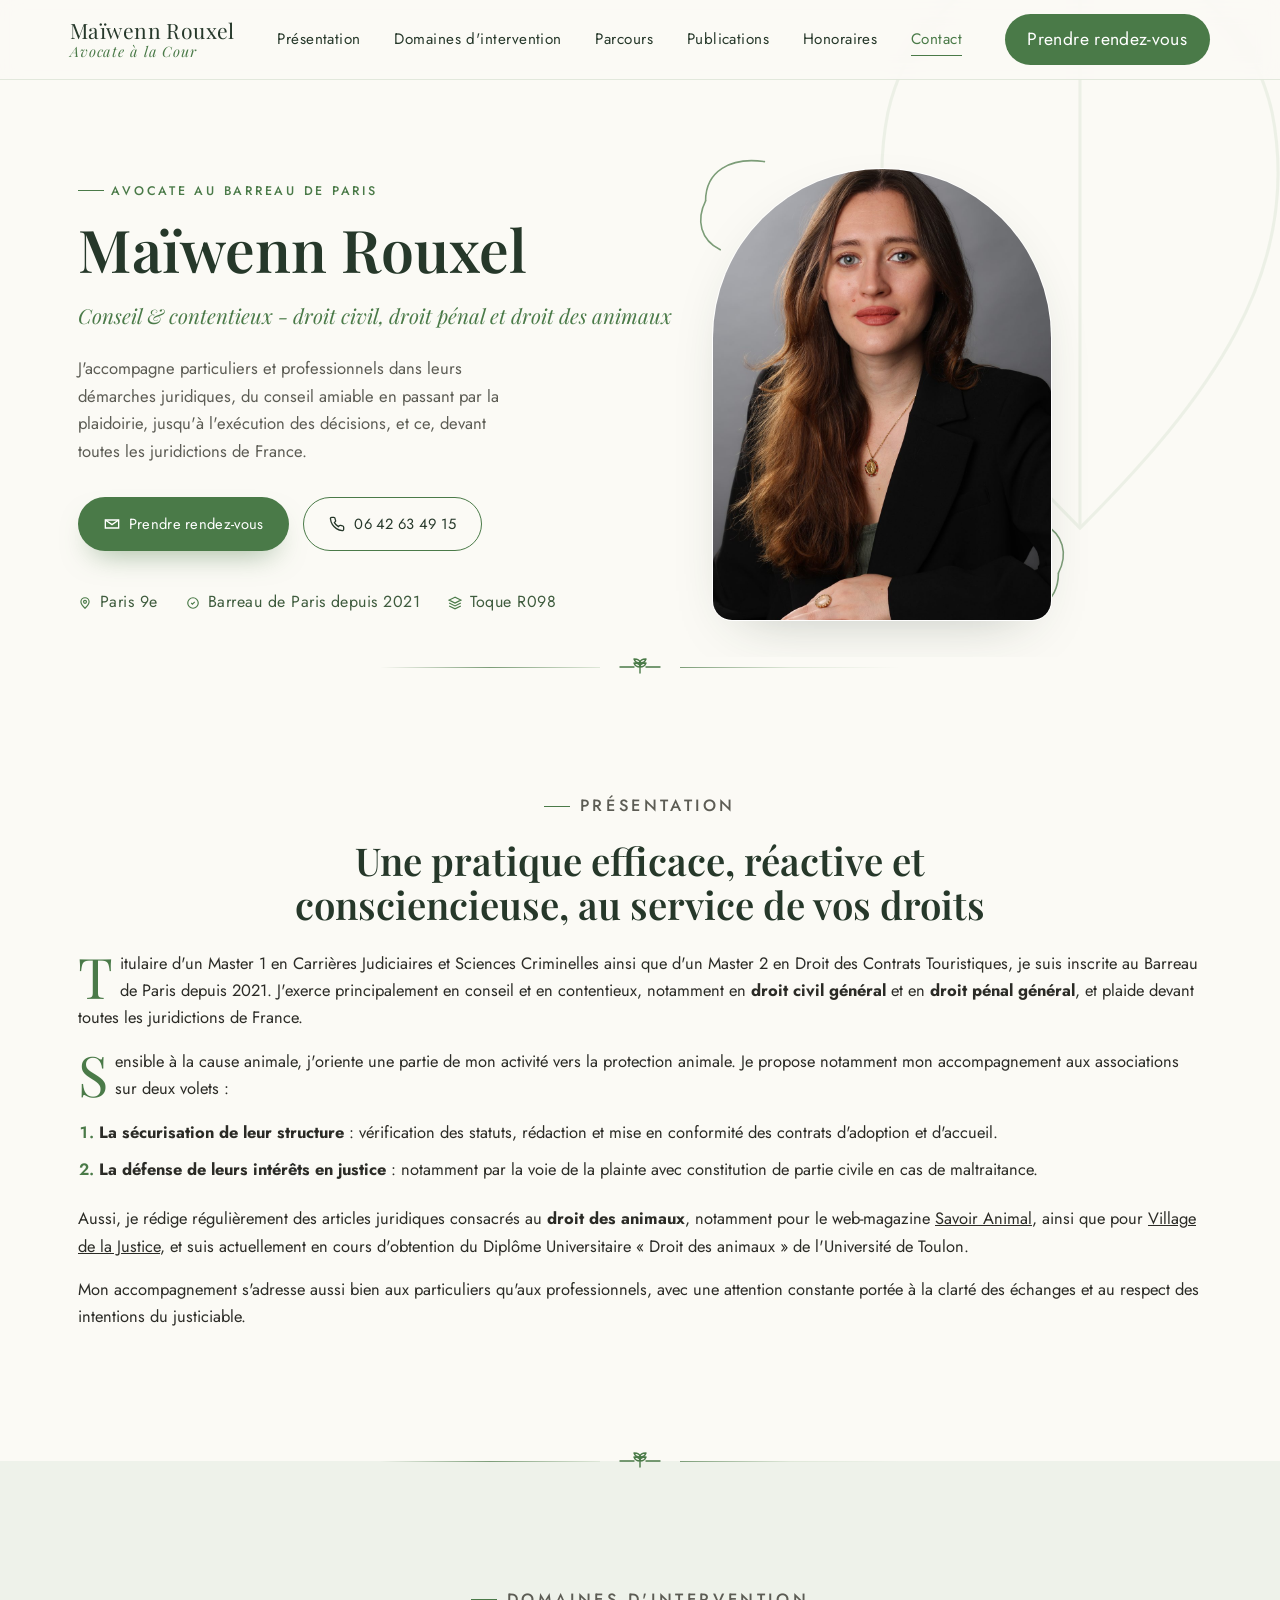
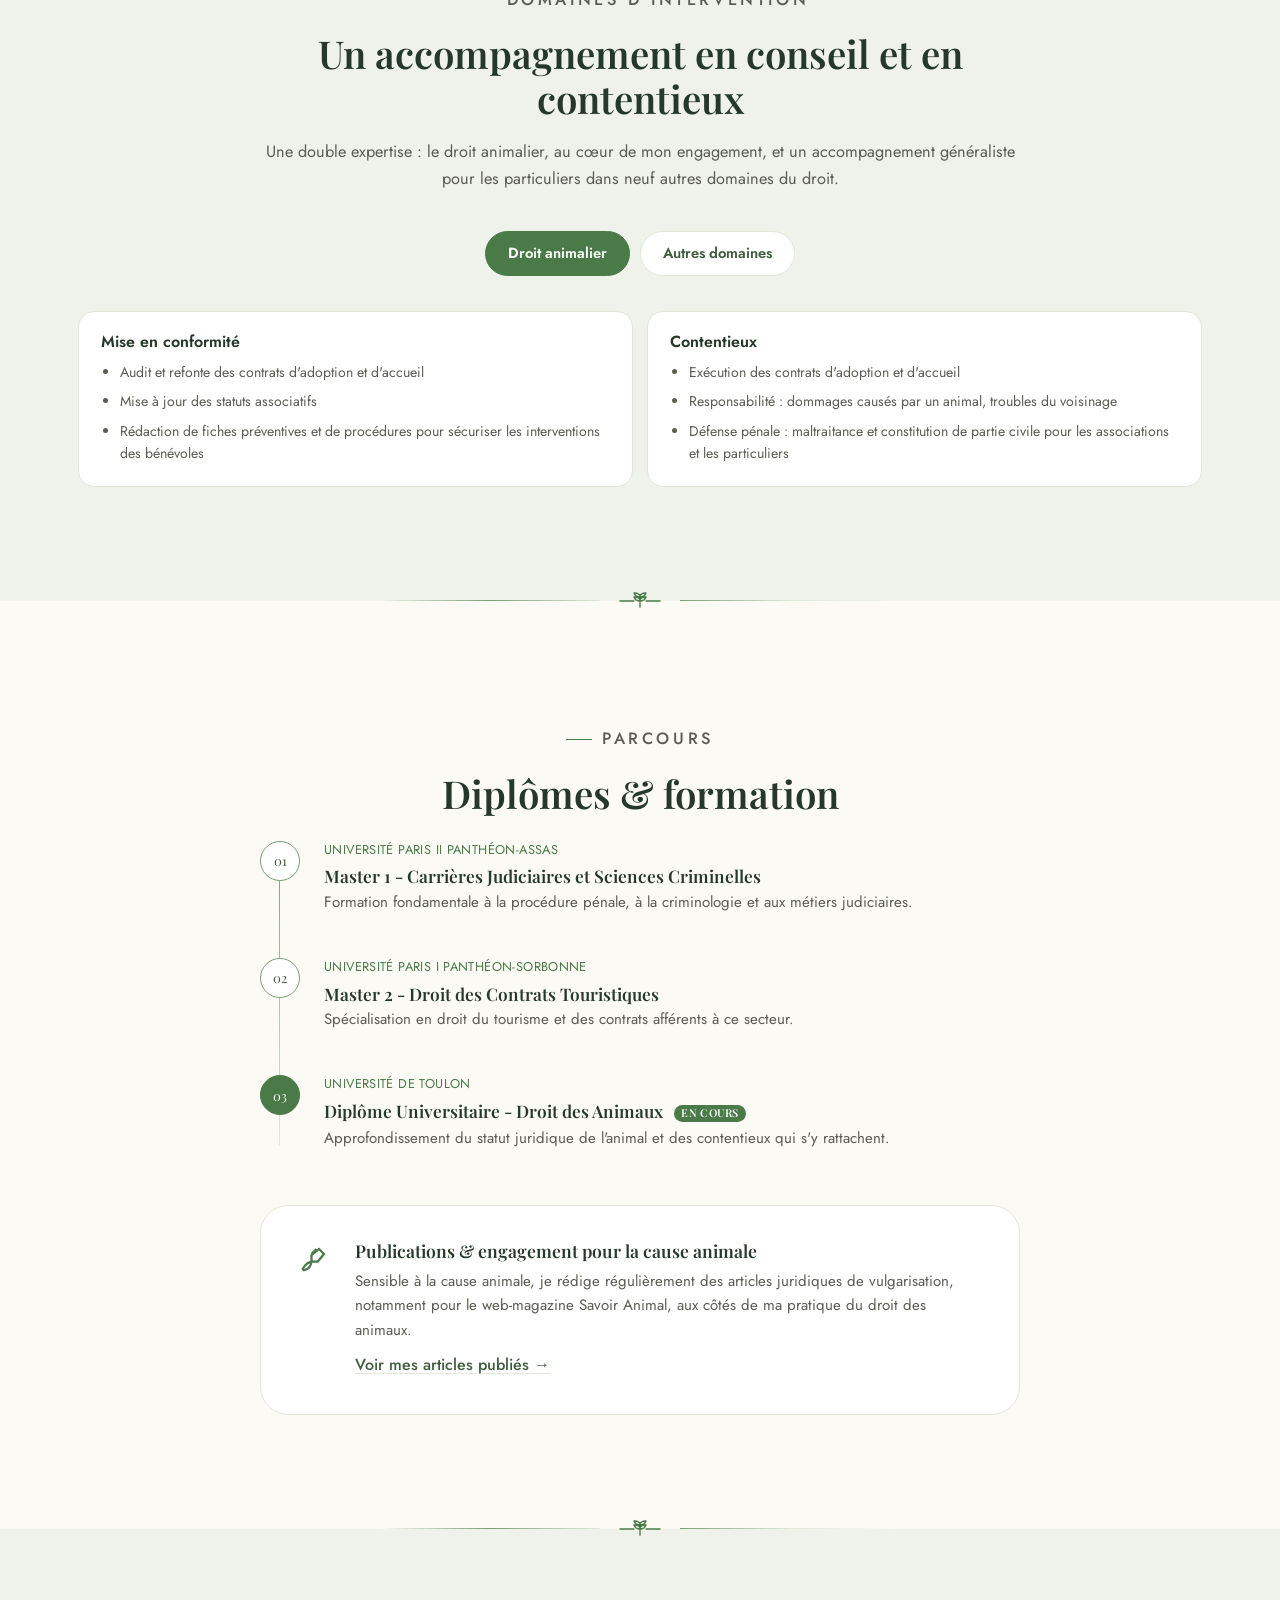
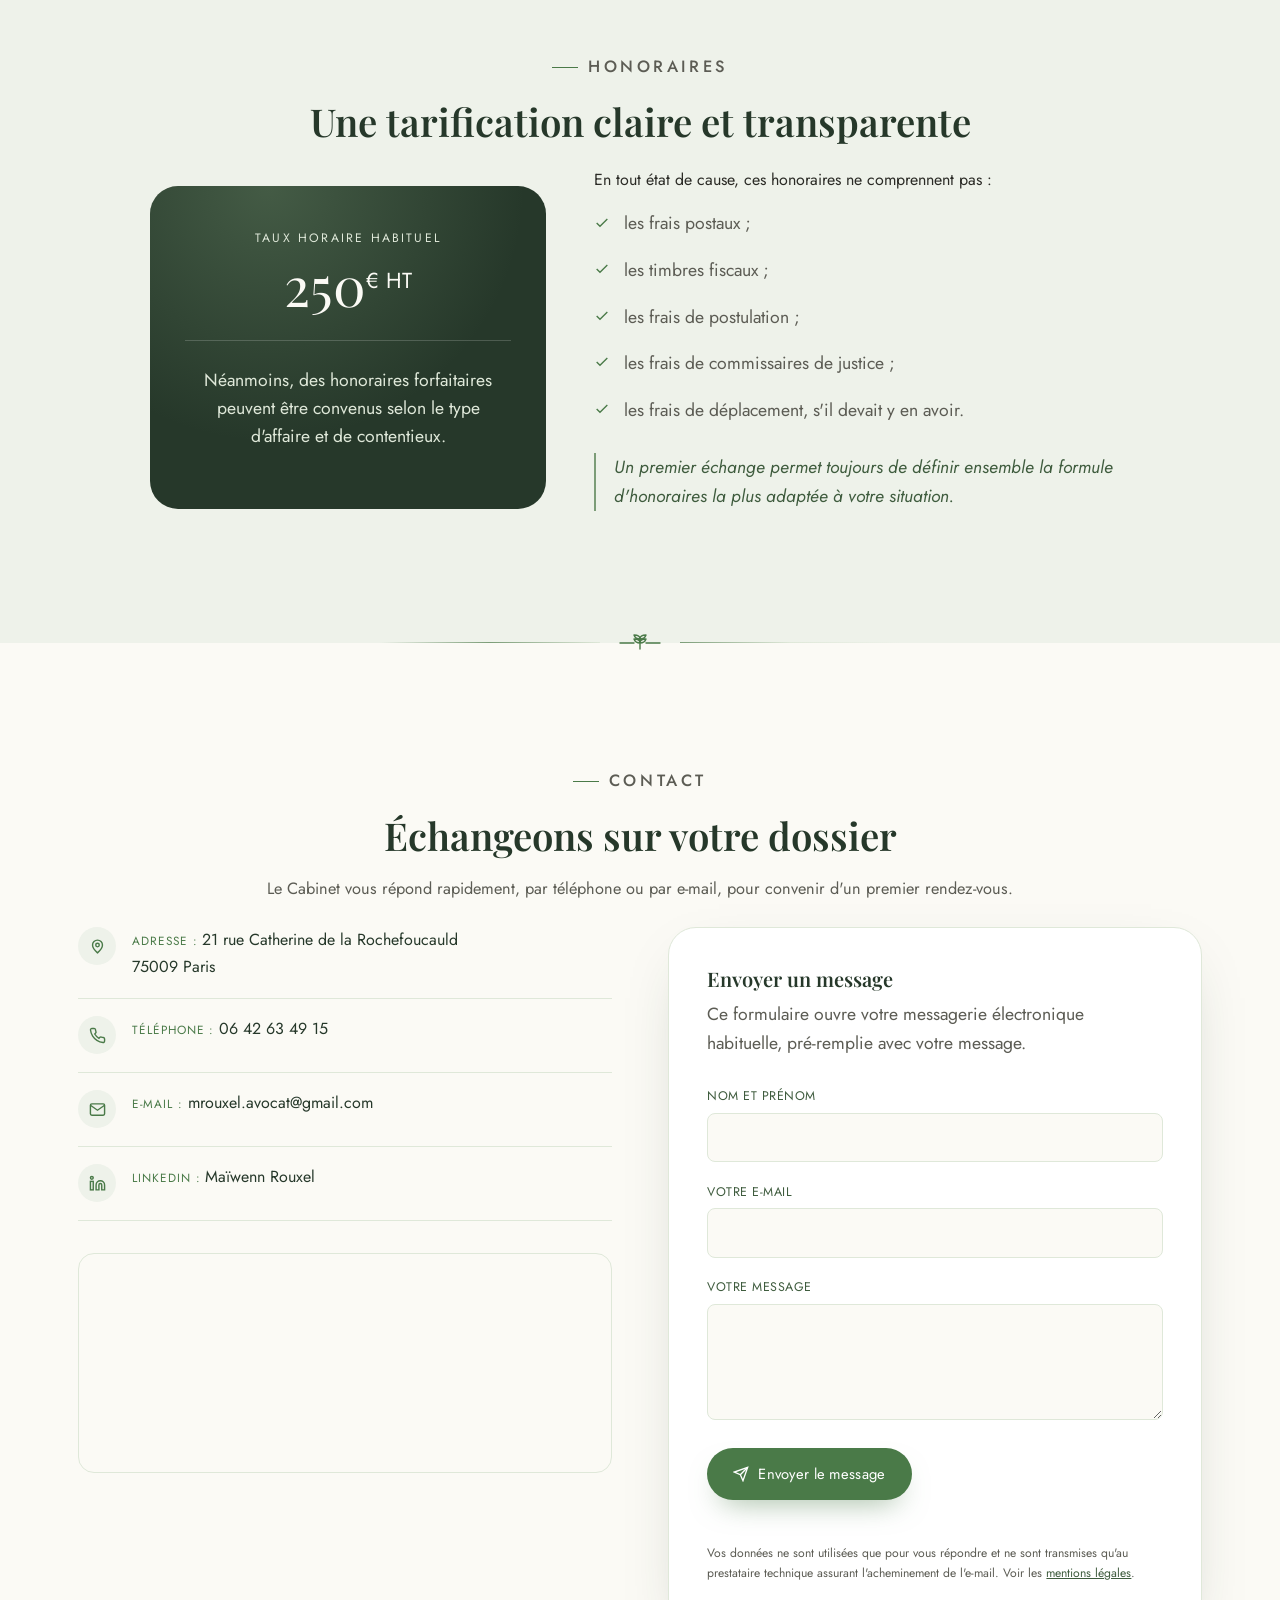
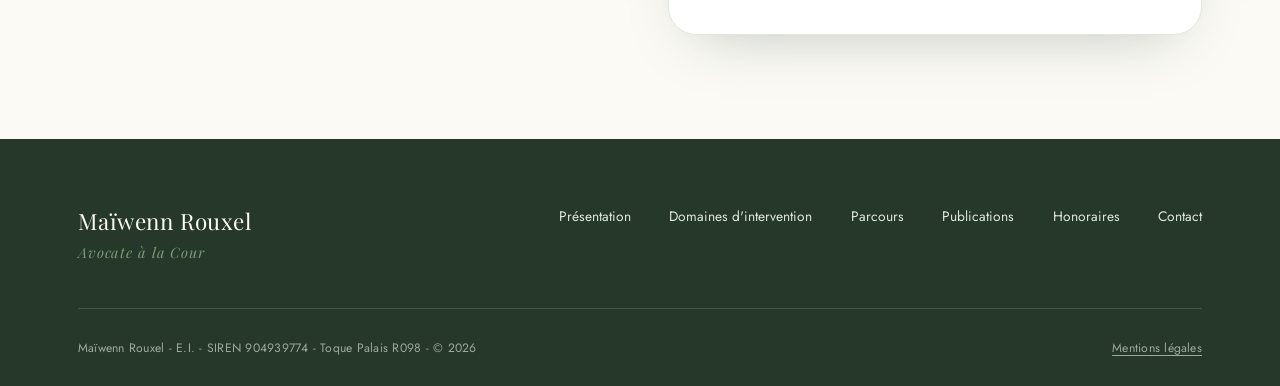
<file: index.html>
<!DOCTYPE html>
<html lang="fr">
<head>
<meta charset="UTF-8">
<meta name="viewport" content="width=device-width, initial-scale=1.0">
<title>Maïwenn Rouxel - Avocate au Barreau de Paris | Droit civil, pénal & droit des animaux</title>
<meta name="description" content="Maïwenn Rouxel, avocate au Barreau de Paris (9e arrondissement), intervient en conseil et contentieux en droit civil général, droit pénal général, droit des animaux et droit du tourisme. Plaide devant toutes les juridictions de France.">
<meta name="keywords" content="avocate Paris, avocate droit civil Paris, avocate droit pénal Paris, avocate droit des animaux, Maïwenn Rouxel avocate, avocate 9e arrondissement Paris">
<meta name="author" content="Maïwenn Rouxel">
<meta name="robots" content="index, follow">
<link rel="canonical" href="https://www.maiwenn-rouxel-avocat.fr/">

<!-- Open Graph -->
<meta property="og:type" content="website">
<meta property="og:locale" content="fr_FR">
<meta property="og:title" content="Maïwenn Rouxel - Avocate au Barreau de Paris">
<meta property="og:description" content="Conseil et contentieux en droit civil général, droit pénal général, droit des animaux et droit du tourisme. Avocate au Barreau de Paris depuis 2021.">
<meta property="og:url" content="https://www.maiwenn-rouxel-avocat.fr/">
<meta property="og:site_name" content="Maïwenn Rouxel - Avocate">
<meta property="og:image" content="https://www.maiwenn-rouxel-avocat.fr/assets/photo-maiwenn-rouxel-avocat.jpg">
<meta name="twitter:card" content="summary_large_image">

<link rel="icon" href="/assets/favicon.svg" type="image/svg+xml">

<link rel="preconnect" href="https://fonts.googleapis.com">
<link rel="preconnect" href="https://fonts.gstatic.com" crossorigin>
<link href="https://fonts.googleapis.com/css2?family=Playfair+Display:ital,wght@0,500;0,600;0,700;1,500;1,600&family=Jost:wght@300;400;500;600&display=swap" rel="stylesheet">

<link rel="stylesheet" href="style.css">

<script type="application/ld+json">
{
  "@context": "https://schema.org",
  "@type": "Attorney",
  "name": "Maïwenn Rouxel",
  "alternateName": "Cabinet Maïwenn Rouxel",
  "description": "Avocate au Barreau de Paris depuis 2021, exerçant en conseil et contentieux en droit civil général, droit pénal général, droit des animaux et droit du tourisme.",
  "image": "https://www.maiwenn-rouxel-avocat.fr/assets/photo-maiwenn-rouxel-avocat.jpg",
  "url": "https://www.maiwenn-rouxel-avocat.fr/",
  "telephone": "+33642634915",
  "email": "mrouxel.avocat@gmail.com",
  "priceRange": "250€ HT/heure",
  "address": {
    "@type": "PostalAddress",
    "streetAddress": "21 rue Catherine de la Rochefoucauld",
    "addressLocality": "Paris",
    "postalCode": "75009",
    "addressCountry": "FR"
  },
  "areaServed": {
    "@type": "Country",
    "name": "France"
  },
  "memberOf": {
    "@type": "Organization",
    "name": "Barreau de Paris"
  },
  "knowsAbout": [
    "Droit des animaux",
    "Droit animalier",
    "Protection animale",
    "Droit civil général",
    "Droit pénal général",
    "Droit du tourisme",
    "Droit des contrats",
    "Responsabilité civile",
    "Droit de la consommation",
    "Litiges locatifs"
  ],
  "hasOfferCatalog": {
    "@type": "OfferCatalog",
    "name": "Domaines d'intervention",
    "itemListElement": [
      {
        "@type": "Offer",
        "itemOffered": {
          "@type": "Service",
          "name": "Avocat en droit des animaux",
          "description": "Sécurisation des structures associatives (statuts, contrats d'adoption et d'accueil) et défense en justice, notamment par constitution de partie civile en cas de maltraitance animale."
        }
      },
      {
        "@type": "Offer",
        "itemOffered": {
          "@type": "Service",
          "name": "Avocat en droit civil général et droit pénal général",
          "description": "Conseil et contentieux devant toutes les juridictions de France, pour les particuliers comme pour les professionnels."
        }
      }
    ]
  },
  "sameAs": [
    "https://www.linkedin.com/in/ma%C3%AFwenn-rouxel-3697a5199/"
  ]
}
</script>
</head>
<body>

<a class="skip-link" href="#accueil">Aller au contenu principal</a>

<!-- ===================== HEADER / NAV ===================== -->
<header class="site-header" id="site-header">
  <div class="nav-inner">
    <a href="#accueil" class="brand">
      <span class="brand-name">Maïwenn Rouxel</span>
      <span class="brand-role">Avocate à la Cour</span>
    </a>

    <div class="nav-menu" id="nav-menu">
      <nav aria-label="Navigation principale">
        <ul class="nav-links" id="nav-links">
          <li><a href="#presentation">Présentation</a></li>
          <li><a href="#domaines">Domaines d'intervention</a></li>
          <li><a href="#parcours">Parcours</a></li>
          <li><a href="articles.html">Publications</a></li>
          <li><a href="#honoraires">Honoraires</a></li>
          <li><a href="#contact">Contact</a></li>
        </ul>
      </nav>

      <a href="#contact" class="nav-cta" id="nav-cta">Prendre rendez-vous</a>
    </div>

    <button class="nav-toggle" id="nav-toggle" aria-label="Ouvrir le menu" aria-expanded="false" aria-controls="nav-menu">
      <span></span>
    </button>
  </div>
</header>

<main id="accueil">

  <!-- ===================== HERO ===================== -->
  <section class="hero">
    <svg class="hero-bg-leaf" viewBox="0 0 200 200" aria-hidden="true">
      <path d="M100 190C60 150 30 110 40 60 50 15 100 5 100 5S150 15 160 60c10 50-20 90-60 130Z" fill="none" stroke="#dfe8d9" stroke-width="1"/>
      <path d="M100 190V25" fill="none" stroke="#dfe8d9" stroke-width="1"/>
    </svg>

    <div class="container hero-grid">
      <div class="hero-content">
        <p class="eyebrow">Avocate au Barreau de Paris</p>
        <h1 class="hero-title">Maïwenn Rouxel</h1>
        <p class="hero-tagline">Conseil &amp; contentieux - droit civil, droit pénal et droit des animaux</p>
        <p class="hero-lede">J'accompagne particuliers et professionnels dans leurs démarches juridiques, du conseil amiable en passant par la plaidoirie, jusqu'à l'exécution des décisions, et ce, devant toutes les juridictions de France.</p>

        <div class="hero-actions">
          <a href="#contact" class="btn btn-primary">
            <svg viewBox="0 0 24 24" fill="none" stroke="currentColor" stroke-width="2"><path d="M4 4h16v16H4z" opacity="0"/><path d="M22 6 12 13 2 6"/><path d="M2 6h20v12H2z"/></svg>
            Prendre rendez-vous
          </a>
          <a href="tel:+33642634915" class="btn btn-ghost">
            <svg viewBox="0 0 24 24" fill="none" stroke="currentColor" stroke-width="2"><path d="M22 16.92v3a2 2 0 0 1-2.18 2 19.79 19.79 0 0 1-8.63-3.07 19.5 19.5 0 0 1-6-6 19.79 19.79 0 0 1-3.07-8.67A2 2 0 0 1 4.11 2h3a2 2 0 0 1 2 1.72c.127.96.361 1.903.7 2.81a2 2 0 0 1-.45 2.11L8.09 9.91a16 16 0 0 0 6 6l1.27-1.27a2 2 0 0 1 2.11-.45c.907.339 1.85.573 2.81.7A2 2 0 0 1 22 16.92z"/></svg>
            06 42 63 49 15
          </a>
        </div>

        <div class="hero-meta">
          <span><svg viewBox="0 0 24 24" fill="none" stroke="currentColor" stroke-width="2"><path d="M12 21s-7-6.1-7-11a7 7 0 1 1 14 0c0 4.9-7 11-7 11Z"/><circle cx="12" cy="10" r="2.5"/></svg>Paris 9e</span>
          <span><svg viewBox="0 0 24 24" fill="none" stroke="currentColor" stroke-width="2"><path d="m9 12 2 2 4-4"/><circle cx="12" cy="12" r="9"/></svg>Barreau de Paris depuis 2021</span>
          <span><svg viewBox="0 0 24 24" fill="none" stroke="currentColor" stroke-width="2"><path d="M12 2 2 7l10 5 10-5-10-5Z"/><path d="M2 17l10 5 10-5"/><path d="M2 12l10 5 10-5"/></svg>Toque R098</span>
        </div>
      </div>

      <div class="hero-portrait">
        <div class="portrait-frame">
          <svg class="portrait-vine" viewBox="0 0 400 500" aria-hidden="true">
            <path d="M20 60C20 30 45 15 80 20"/>
            <path d="M20 60c-10 20-5 40 15 50"/>
            <path d="M380 440c0 30-25 45-60 40"/>
            <path d="M380 440c10-20 5-40-15-50"/>
          </svg>
          <img src="assets/photo-maiwenn-rouxel-avocat.jpg" alt="Portrait de Maïwenn Rouxel, avocate au Barreau de Paris" width="379" height="640">
        </div>
      </div>
    </div>
  </section>

  <div class="divider-wrap" aria-hidden="true">
    <div class="sprig" aria-hidden="true">
      <span class="line"></span>
      <svg viewBox="0 0 44 20"><path d="M2 10h14M42 10H28"/><path d="M22 4v12M22 6c0-3 3-4 6-4-1 3-3 4-6 4Zm0 4c0-3 3-4 6-4-1 3-3 4-6 4Zm0-4c0-3-3-4-6-4 1 3 3 4 6 4Zm0 4c0-3-3-4-6-4 1 3 3 4 6 4Z"/></svg>
      <span class="line right"></span>
    </div>
  </div>

  <!-- ===================== PRÉSENTATION ===================== -->
  <section id="presentation">
    <div class="container">
      <div class="section-head reveal">
        <p class="eyebrow" style="justify-content:center">Présentation</p>
        <h2>Une pratique efficace, réactive et consciencieuse, au service de vos droits</h2>
      </div>


        <div class="presentation-text reveal" id="presentation-block">
          <p>Titulaire d'un Master 1 en Carrières Judiciaires et Sciences Criminelles ainsi que d'un Master 2 en Droit des Contrats Touristiques, je suis inscrite au Barreau de Paris depuis 2021. J'exerce principalement en conseil et en contentieux, notamment en <strong>droit civil général</strong> et en <strong>droit pénal général</strong>, et plaide devant toutes les juridictions de France.</p>
          <button type="button" class="voir-plus-toggle" data-collapse="presentation-block">Voir plus</button>
          <div class="collapsible-content">
            <p>Sensible à la cause animale, j'oriente une partie de mon activité vers la protection animale. Je propose notamment mon accompagnement aux associations sur deux volets :</p>
            <ol class="presentation-list">
              <li><strong>La sécurisation de leur structure</strong> : vérification des statuts, rédaction et mise en conformité des contrats d'adoption et d'accueil.</li>
              <li><strong>La défense de leurs intérêts en justice</strong> : notamment par la voie de la plainte avec constitution de partie civile en cas de maltraitance.</li>
            </ol>
            <p>Aussi, je rédige régulièrement des articles juridiques consacrés au <strong>droit des animaux</strong>, notamment pour le web-magazine <a href="https://savoir-animal.fr/droit-animalier/" target="_blank" rel="noopener">Savoir Animal</a>, ainsi que pour <a href="https://www.village-justice.com" target="_blank" rel="noopener">Village de la Justice</a>, et suis actuellement en cours d'obtention du Diplôme Universitaire « Droit des animaux » de l'Université de Toulon.</p>
            <p>Mon accompagnement s'adresse aussi bien aux particuliers qu'aux professionnels, avec une attention constante portée à la clarté des échanges et au respect des intentions du justiciable.</p>
            <button type="button" class="voir-moins-toggle" data-collapse="presentation-block">Voir moins</button>
          </div>
        </div>
      </div>
  </section>

  <div class="divider-wrap divider-to-alt">
    <div class="sprig" aria-hidden="true">
      <span class="line"></span>
      <svg viewBox="0 0 44 20"><path d="M2 10h14M42 10H28"/><path d="M22 4v12M22 6c0-3 3-4 6-4-1 3-3 4-6 4Zm0 4c0-3 3-4 6-4-1 3-3 4-6 4Zm0-4c0-3-3-4-6-4 1 3 3 4 6 4Zm0 4c0-3-3-4-6-4 1 3 3 4 6 4Z"/></svg>
      <span class="line right"></span>
    </div>
  </div>

  <!-- ===================== DOMAINES D'INTERVENTION ===================== -->
  <section id="domaines" class="section-alt">
    <div class="container">
      <div class="section-head reveal">
        <p class="eyebrow" style="justify-content:center">Domaines d'intervention</p>
        <h2>Un accompagnement en conseil et en contentieux</h2>
        <p>Une double expertise : le droit animalier, au cœur de mon engagement, et un accompagnement généraliste pour les particuliers dans neuf autres domaines du droit.</p>
      </div>

      <div class="domaines-tabs reveal" role="tablist" aria-label="Domaines d'intervention">
        <button type="button" class="domaines-tab is-active" id="tab-animalier" role="tab" aria-selected="true" aria-controls="panel-animalier" data-tab="animalier">Droit animalier</button>
        <button type="button" class="domaines-tab" id="tab-particuliers" role="tab" aria-selected="false" aria-controls="panel-particuliers" data-tab="particuliers" tabindex="-1">Autres domaines</button>
      </div>

      <div class="domaines-panel reveal" id="panel-animalier" role="tabpanel" aria-labelledby="tab-animalier">
        <div class="domaines-grid">
          <div class="domaine-card">
            <h3>Mise en conformité</h3>
            <ul>
              <li>Audit et refonte des contrats d'adoption et d'accueil</li>
              <li>Mise à jour des statuts associatifs</li>
              <li>Rédaction de fiches préventives et de procédures pour sécuriser les interventions des bénévoles</li>
            </ul>
          </div>
          <div class="domaine-card">
            <h3>Contentieux</h3>
            <ul>
              <li>Exécution des contrats d'adoption et d'accueil</li>
              <li>Responsabilité : dommages causés par un animal, troubles du voisinage</li>
              <li>Défense pénale : maltraitance et constitution de partie civile pour les associations et les particuliers</li>
            </ul>
          </div>
        </div>
      </div>

      <div class="domaines-panel" id="panel-particuliers" role="tabpanel" aria-labelledby="tab-particuliers">
        <div class="domaines-grid" id="domaines-grid">
          <!-- injected by JS from data list below for consistency, fallback static content -->
        </div>
        <noscript>
          <ul>
            <li>Droit des obligations</li><li>Droit des contrats</li><li>Responsabilité civile</li>
            <li>Droit de la consommation</li><li>Droit pénal général</li>
            <li>Droit du tourisme</li><li>Litiges locatifs</li><li>Procédure civile</li><li>Conseil et contentieux</li>
          </ul>
        </noscript>
      </div>
    </div>
  </section>

  <div class="divider-wrap divider-from-alt">
    <div class="sprig" aria-hidden="true">
      <span class="line"></span>
      <svg viewBox="0 0 44 20"><path d="M2 10h14M42 10H28"/><path d="M22 4v12M22 6c0-3 3-4 6-4-1 3-3 4-6 4Zm0 4c0-3 3-4 6-4-1 3-3 4-6 4Zm0-4c0-3-3-4-6-4 1 3 3 4 6 4Zm0 4c0-3-3-4-6-4 1 3 3 4 6 4Z"/></svg>
      <span class="line right"></span>
    </div>
  </div>

  <!-- ===================== PARCOURS / DIPLÔMES ===================== -->
  <section id="parcours">
    <div class="container">
      <div class="section-head reveal">
        <p class="eyebrow" style="justify-content:center">Parcours</p>
        <h2>Diplômes &amp; formation</h2>
      </div>

      <div class="timeline-collapse-wrap reveal" id="timeline-collapse-wrap">
        <div class="timeline-collapse">
          <div class="timeline">
            <div class="timeline-item">
              <div class="timeline-dot">01</div>
              <span class="meta">Université Paris II Panthéon-Assas</span>
              <h3>Master 1 - Carrières Judiciaires et Sciences Criminelles</h3>
              <p>Formation fondamentale à la procédure pénale, à la criminologie et aux métiers judiciaires.</p>
            </div>
            <div class="timeline-item">
              <div class="timeline-dot">02</div>
              <span class="meta">Université Paris I Panthéon-Sorbonne</span>
              <h3>Master 2 - Droit des Contrats Touristiques</h3>
              <p>Spécialisation en droit du tourisme et des contrats afférents à ce secteur.</p>
            </div>
            <div class="timeline-item in-progress">
              <div class="timeline-dot">03</div>
              <span class="meta">Université de Toulon</span>
              <h3>Diplôme Universitaire - Droit des Animaux <span class="badge-progress">En cours</span></h3>
              <p>Approfondissement du statut juridique de l'animal et des contentieux qui s'y rattachent.</p>
            </div>
          </div>
          <button type="button" class="voir-moins-toggle" data-collapse="timeline-collapse-wrap">Voir moins</button>
        </div>
        <button type="button" class="voir-plus-toggle" data-collapse="timeline-collapse-wrap">Voir plus</button>
      </div>

      <div class="engagement-card reveal">
        <svg viewBox="0 0 24 24" fill="none" stroke="currentColor" stroke-width="1.8"><path d="M4 21c4-1 6-4 6-8V9l6-5 4 4-5 6h-4c-4 0-6 2-8 6Z"/><path d="M14 4 10 8"/></svg>
        <div>
          <h3>Publications &amp; engagement pour la cause animale</h3>
          <p>Sensible à la cause animale, je rédige régulièrement des articles juridiques de vulgarisation, notamment pour le web-magazine Savoir Animal, aux côtés de ma pratique du droit des animaux.</p>
          <a href="articles.html">Voir mes articles publiés →</a>
        </div>
      </div>
    </div>
  </section>

  <div class="divider-wrap divider-to-alt">
    <div class="sprig" aria-hidden="true">
      <span class="line"></span>
      <svg viewBox="0 0 44 20"><path d="M2 10h14M42 10H28"/><path d="M22 4v12M22 6c0-3 3-4 6-4-1 3-3 4-6 4Zm0 4c0-3 3-4 6-4-1 3-3 4-6 4Zm0-4c0-3-3-4-6-4 1 3 3 4 6 4Zm0 4c0-3-3-4-6-4 1 3 3 4 6 4Z"/></svg>
      <span class="line right"></span>
    </div>
  </div>

  <!-- ===================== HONORAIRES ===================== -->
  <section id="honoraires" class="section-alt">
    <div class="container">
      <div class="section-head reveal">
        <p class="eyebrow" style="justify-content:center">Honoraires</p>
        <h2>Une tarification claire et transparente</h2>
      </div>

      <div class="honoraires-wrap reveal">
        <div class="rate-card">
          <span class="rate-label">Taux horaire habituel</span>
          <div class="rate-amount">250<sup>€ HT</sup></div>
          <p class="rate-note">Néanmoins, des honoraires forfaitaires peuvent être convenus selon le type d'affaire et de contentieux.</p>
        </div>

        <div class="honoraires-text"><p>En tout état de cause, ces honoraires ne comprennent pas :</p>
          <ul>
            <li><svg viewBox="0 0 24 24" fill="none" stroke="currentColor" stroke-width="2"><path d="M20 6 9 17l-5-5"/></svg>les frais postaux ;</li>
            <li><svg viewBox="0 0 24 24" fill="none" stroke="currentColor" stroke-width="2"><path d="M20 6 9 17l-5-5"/></svg>les timbres fiscaux ;</li>
            <li><svg viewBox="0 0 24 24" fill="none" stroke="currentColor" stroke-width="2"><path d="M20 6 9 17l-5-5"/></svg>les frais de postulation ;</li>
            <li><svg viewBox="0 0 24 24" fill="none" stroke="currentColor" stroke-width="2"><path d="M20 6 9 17l-5-5"/></svg>les frais de commissaires de justice ;</li>
            <li><svg viewBox="0 0 24 24" fill="none" stroke="currentColor" stroke-width="2"><path d="M20 6 9 17l-5-5"/></svg>les frais de déplacement, s'il devait y en avoir.</li>
          </ul>
          <p class="honoraires-foot">Un premier échange permet toujours de définir ensemble la formule d'honoraires la plus adaptée à votre situation.</p>
        </div>
      </div>
    </div>
  </section>

  <div class="divider-wrap divider-from-alt">
    <div class="sprig" aria-hidden="true">
      <span class="line"></span>
      <svg viewBox="0 0 44 20"><path d="M2 10h14M42 10H28"/><path d="M22 4v12M22 6c0-3 3-4 6-4-1 3-3 4-6 4Zm0 4c0-3 3-4 6-4-1 3-3 4-6 4Zm0-4c0-3-3-4-6-4 1 3 3 4 6 4Zm0 4c0-3-3-4-6-4 1 3 3 4 6 4Z"/></svg>
      <span class="line right"></span>
    </div>
  </div>

  <!-- ===================== CONTACT ===================== -->
  <section id="contact">
    <div class="container">
      <div class="section-head reveal">
        <p class="eyebrow" style="justify-content:center">Contact</p>
        <h2>Échangeons sur votre dossier</h2>
        <p>Le Cabinet vous répond rapidement, par téléphone ou par e-mail, pour convenir d'un premier rendez-vous.</p>
      </div>

      <div class="contact-grid">
        <div class="reveal">
          <ul class="contact-list">
            <li>
              <span class="ic"><svg viewBox="0 0 24 24" fill="none" stroke="currentColor" stroke-width="2"><path d="M12 21s-7-6.1-7-11a7 7 0 1 1 14 0c0 4.9-7 11-7 11Z"/><circle cx="12" cy="10" r="2.5"/></svg></span>
              <div><span class="label">Adresse : </span><span class="value">21 rue Catherine de la Rochefoucauld<br>75009 Paris</span></div>
            </li>
            <li>
              <span class="ic"><svg viewBox="0 0 24 24" fill="none" stroke="currentColor" stroke-width="2"><path d="M22 16.92v3a2 2 0 0 1-2.18 2 19.79 19.79 0 0 1-8.63-3.07 19.5 19.5 0 0 1-6-6 19.79 19.79 0 0 1-3.07-8.67A2 2 0 0 1 4.11 2h3a2 2 0 0 1 2 1.72c.127.96.361 1.903.7 2.81a2 2 0 0 1-.45 2.11L8.09 9.91a16 16 0 0 0 6 6l1.27-1.27a2 2 0 0 1 2.11-.45c.907.339 1.85.573 2.81.7A2 2 0 0 1 22 16.92z"/></svg></span>
              <div><span class="label">Téléphone : </span><a href="tel:+33642634915">06 42 63 49 15</a></div>
            </li>
            <li>
              <span class="ic"><svg viewBox="0 0 24 24" fill="none" stroke="currentColor" stroke-width="2"><rect x="2" y="4" width="20" height="16" rx="2"/><path d="m22 6-10 7L2 6"/></svg></span>
              <div><span class="label">E-mail : </span><a href="mailto:mrouxel.avocat@gmail.com">mrouxel.avocat@gmail.com</a></div>
            </li>
            <li>
              <span class="ic"><svg viewBox="0 0 24 24" fill="none" stroke="currentColor" stroke-width="2"><path d="M16 8a6 6 0 0 1 6 6v7h-4v-7a2 2 0 0 0-4 0v7h-4v-7a6 6 0 0 1 6-6Z"/><rect x="2" y="9" width="4" height="12"/><circle cx="4" cy="4" r="2"/></svg></span>
              <div><span class="label">LinkedIn : </span><a href="https://www.linkedin.com/in/ma%C3%AFwenn-rouxel-3697a5199/" target="_blank" rel="noopener">Maïwenn Rouxel</a></div>
            </li>
          </ul>

          <div class="map-embed">
            <iframe title="Localisation du Cabinet - 21 rue Catherine de la Rochefoucauld, 75009 Paris" loading="lazy" src="https://www.google.com/maps?q=21+rue+Catherine+de+la+Rochefoucauld,+75009+Paris&amp;output=embed"></iframe>
          </div>
        </div>

        <div class="contact-card reveal">
          <h3>Envoyer un message</h3>
          <p class="lede">Ce formulaire ouvre votre messagerie électronique habituelle, pré-remplie avec votre message.</p>
          <form id="contact-form" action="https://api.web3forms.com/submit" method="POST">
            <input type="hidden" name="access_key" value="b3e9d8ef-5125-4306-a672-5bf9f6ee9958">
            <input type="hidden" name="subject" value="Avocat Rouxel - Prise de contact">
            <input type="hidden" name="from_name" value="Site maiwenn-rouxel-avocat.fr">
            <input type="checkbox" name="botcheck" style="display:none" tabindex="-1" autocomplete="off">
            <div class="form-row">
              <label for="nom">Nom et prénom</label>
              <input type="text" id="nom" name="nom" required>
            </div>
            <div class="form-row">
              <label for="email">Votre e-mail</label>
              <input type="email" id="email" name="email" required>
            </div>
            <div class="form-row">
              <label for="message">Votre message</label>
              <textarea id="message" name="message" rows="4" required></textarea>
            </div>
            <button type="submit" class="btn btn-primary" id="contact-submit">
              <svg viewBox="0 0 24 24" fill="none" stroke="currentColor" stroke-width="2"><path d="m22 2-7 20-4-9-9-4Z"/><path d="M22 2 11 13"/></svg>
              <span id="contact-submit-label">Envoyer le message</span>
            </button>
            <p class="form-feedback" id="contact-feedback" role="status" aria-live="polite"></p>
            <p class="form-note">Vos données ne sont utilisées que pour vous répondre et ne sont transmises qu'au prestataire technique assurant l'acheminement de l'e-mail. Voir les <a href="mentions-legales.html#donnees">mentions légales</a>.</p>
          </form>
        </div>
      </div>
    </div>
  </section>

</main>

<!-- ===================== FOOTER ===================== -->
<footer class="site-footer">
  <div class="container">
    <div class="footer-top">
      <div class="footer-brand">
        <span class="brand-name">Maïwenn Rouxel</span><br>
        <span class="brand-role">Avocate à la Cour</span>
      </div>
      <ul class="footer-nav">
        <li><a href="#presentation">Présentation</a></li>
        <li><a href="#domaines">Domaines d'intervention</a></li>
        <li><a href="#parcours">Parcours</a></li>
        <li><a href="articles.html">Publications</a></li>
        <li><a href="#honoraires">Honoraires</a></li>
        <li><a href="#contact">Contact</a></li>
      </ul>
    </div>
    <div class="footer-legal">
      <span>Maïwenn Rouxel - E.I. - SIREN 904939774 - Toque Palais R098 - © <span id="year"></span></span>
      <span><a href="mentions-legales.html">Mentions légales</a></span>
    </div>
  </div>
</footer>

<button class="back-to-top" id="back-to-top" aria-label="Retour en haut de page">
  <svg viewBox="0 0 24 24" fill="none" stroke="currentColor" stroke-width="2.2"><path d="M12 19V5"/><path d="m5 12 7-7 7 7"/></svg>
</button>

<script src="script.js"></script>
</body>
</html>
</file>
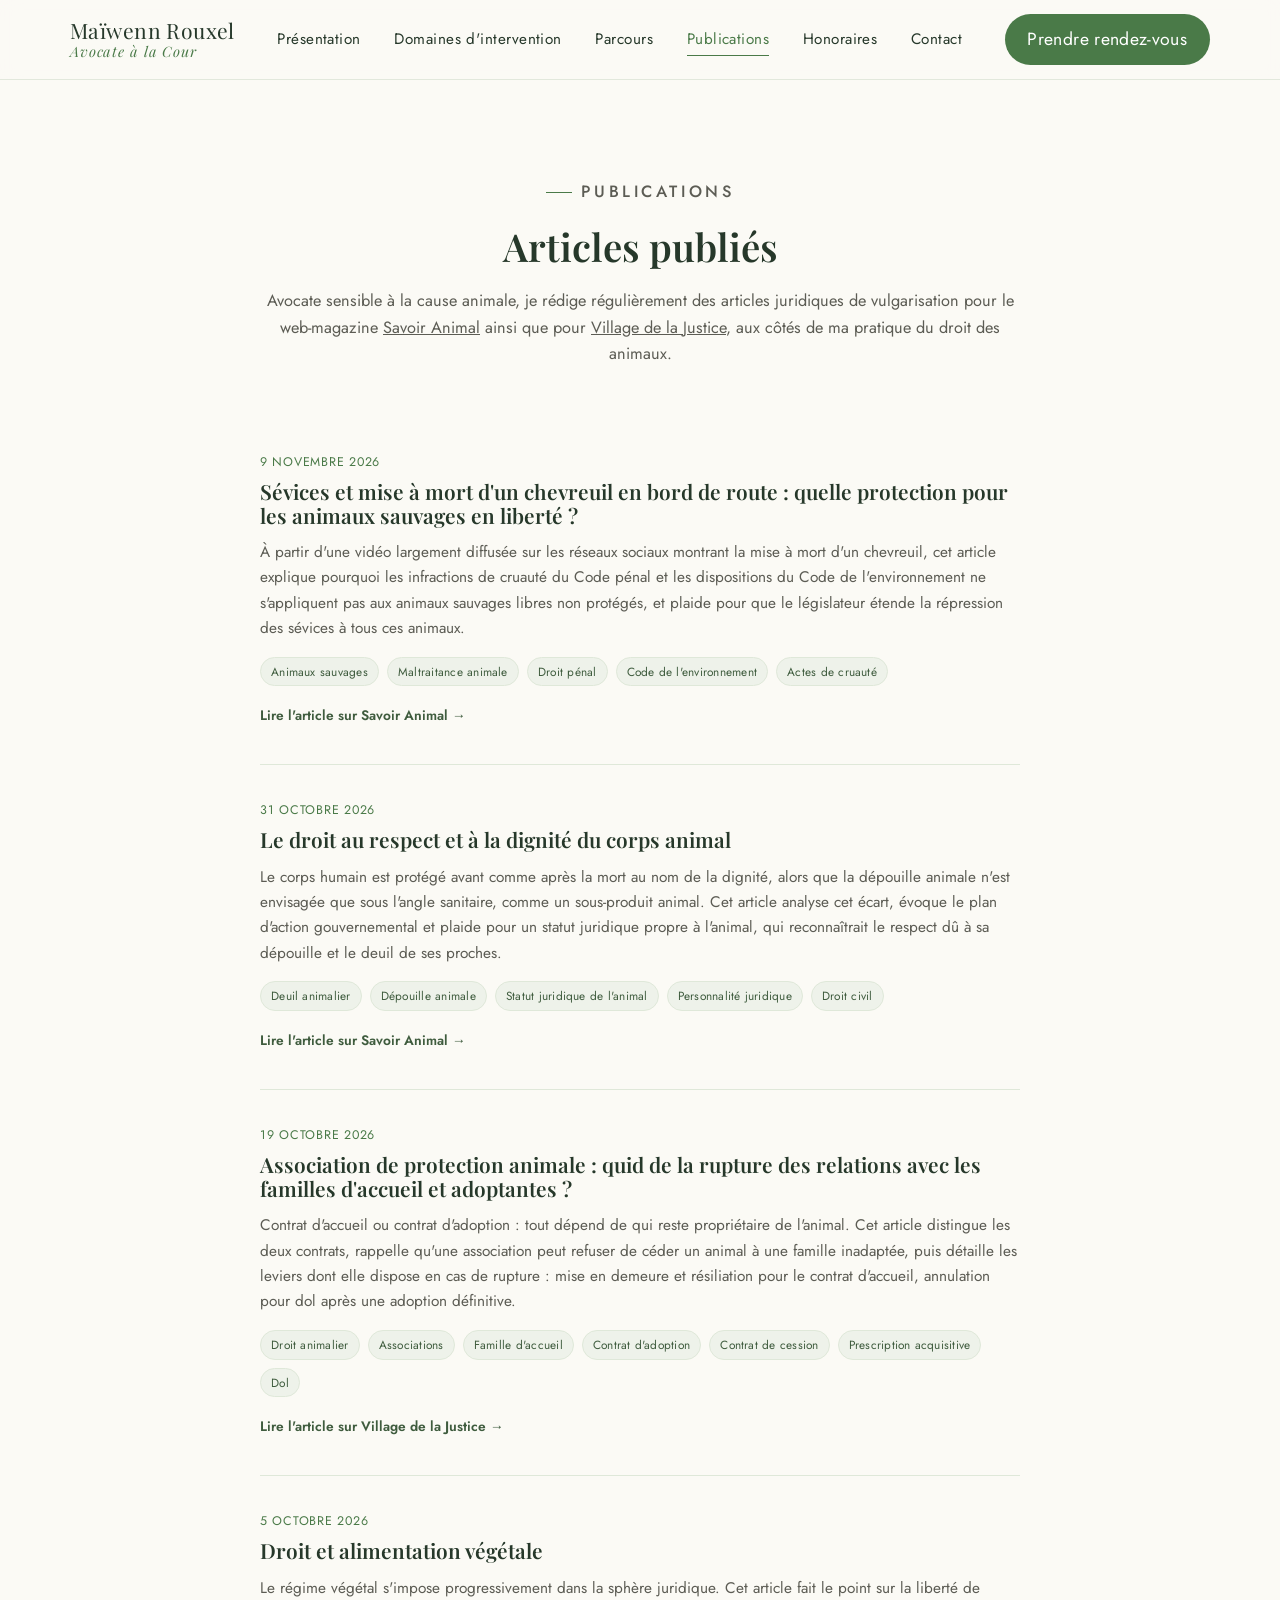
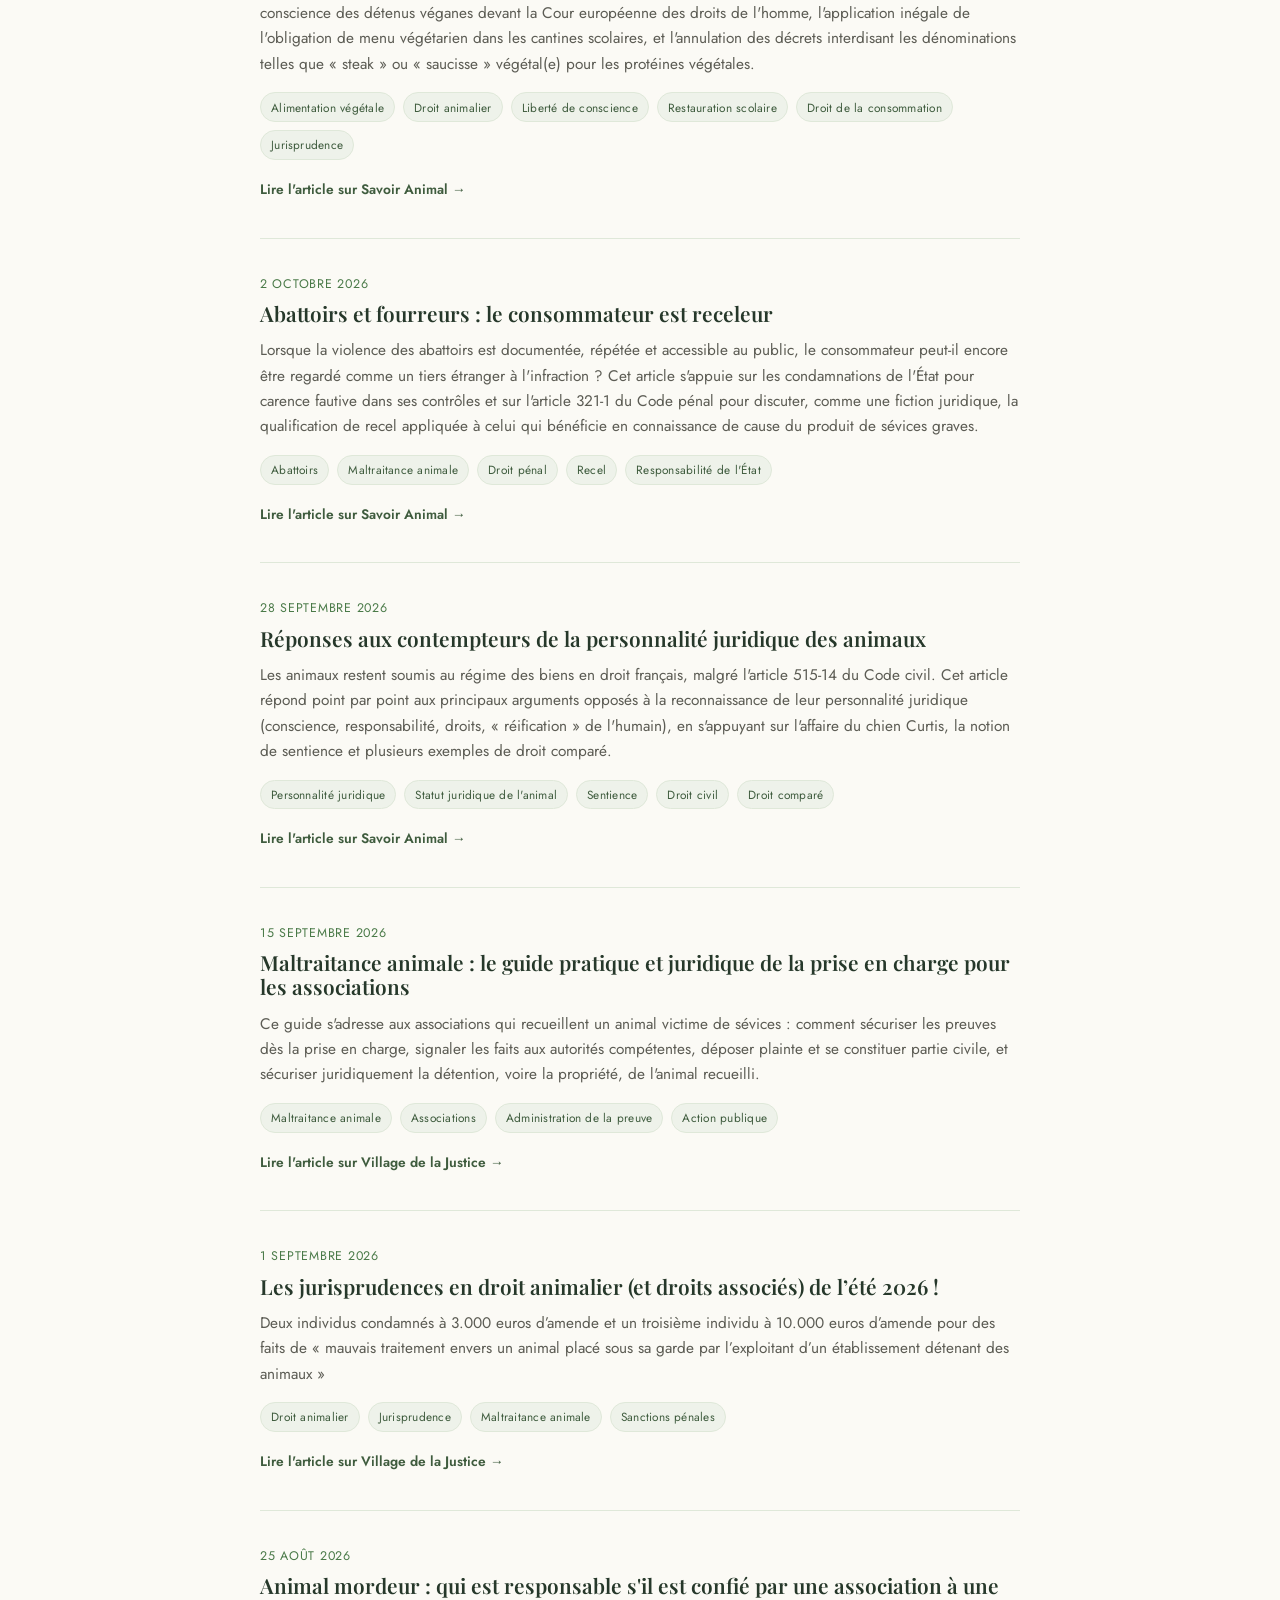
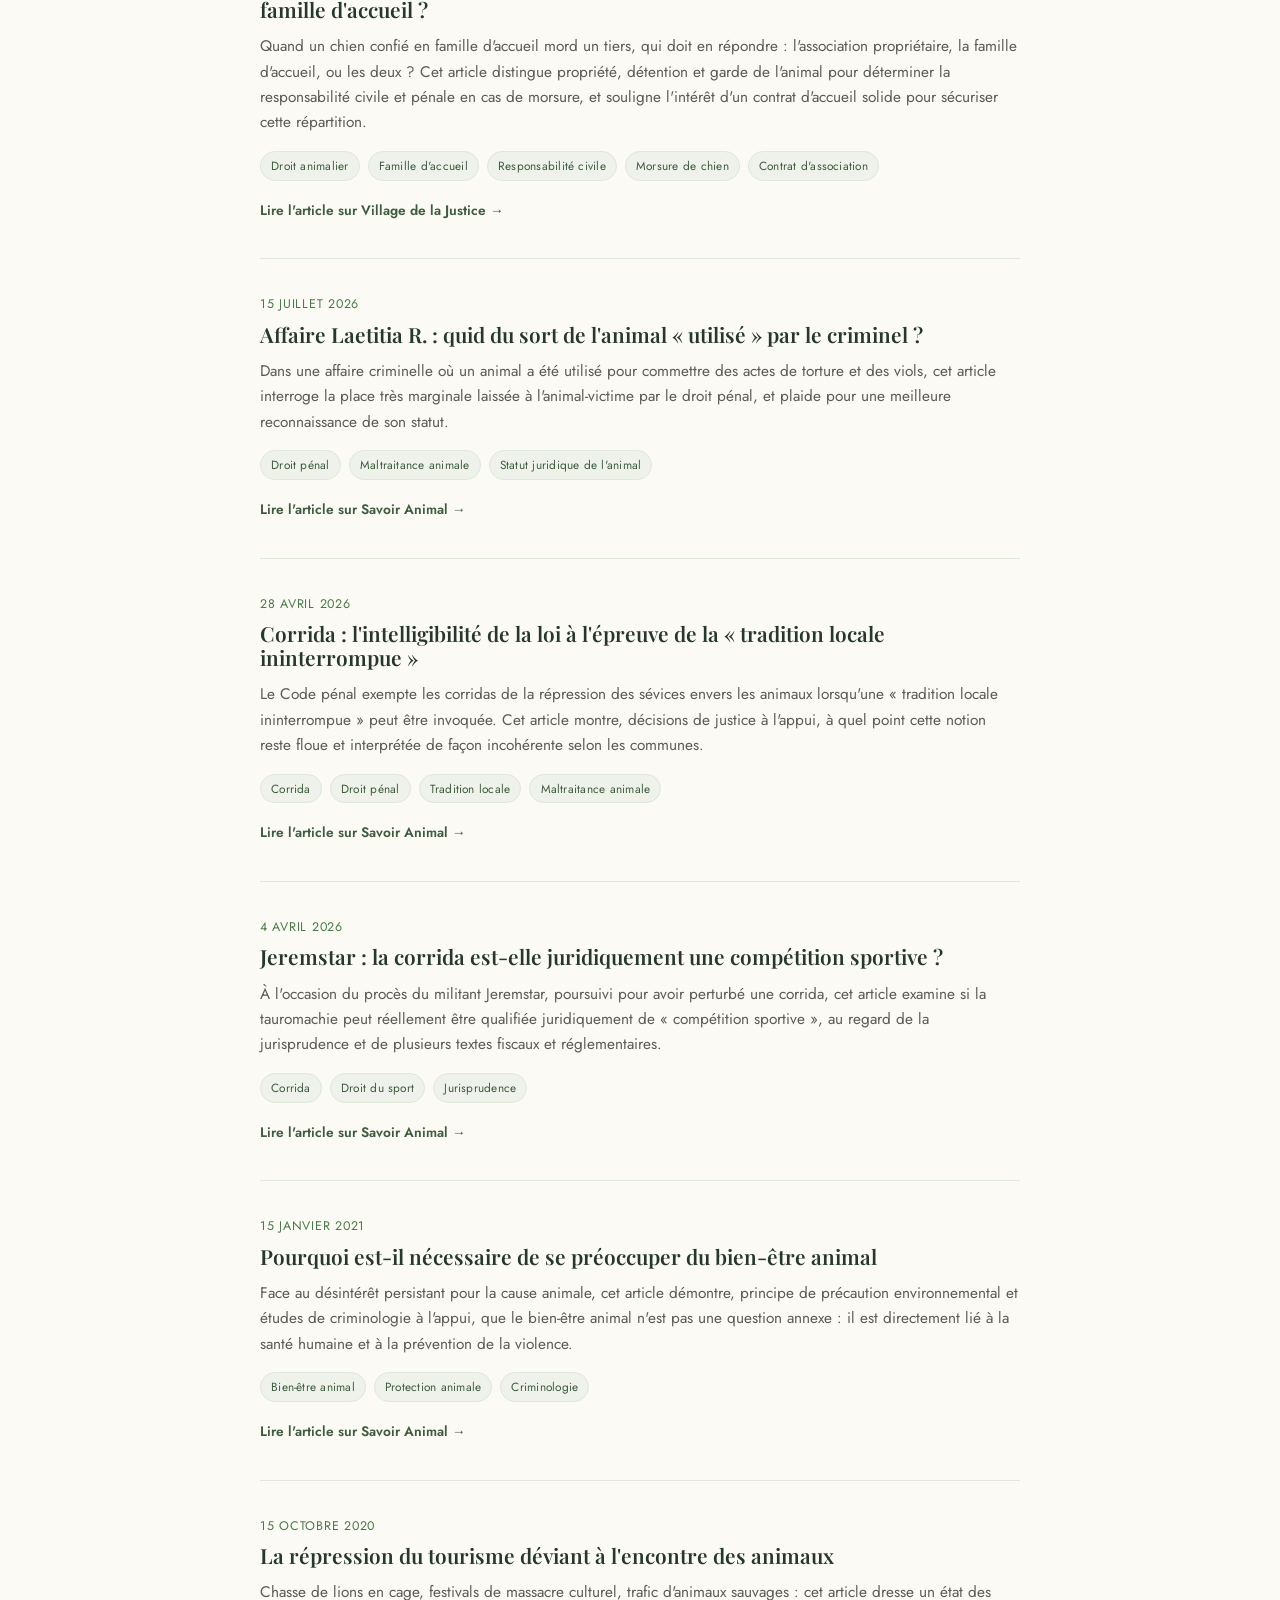
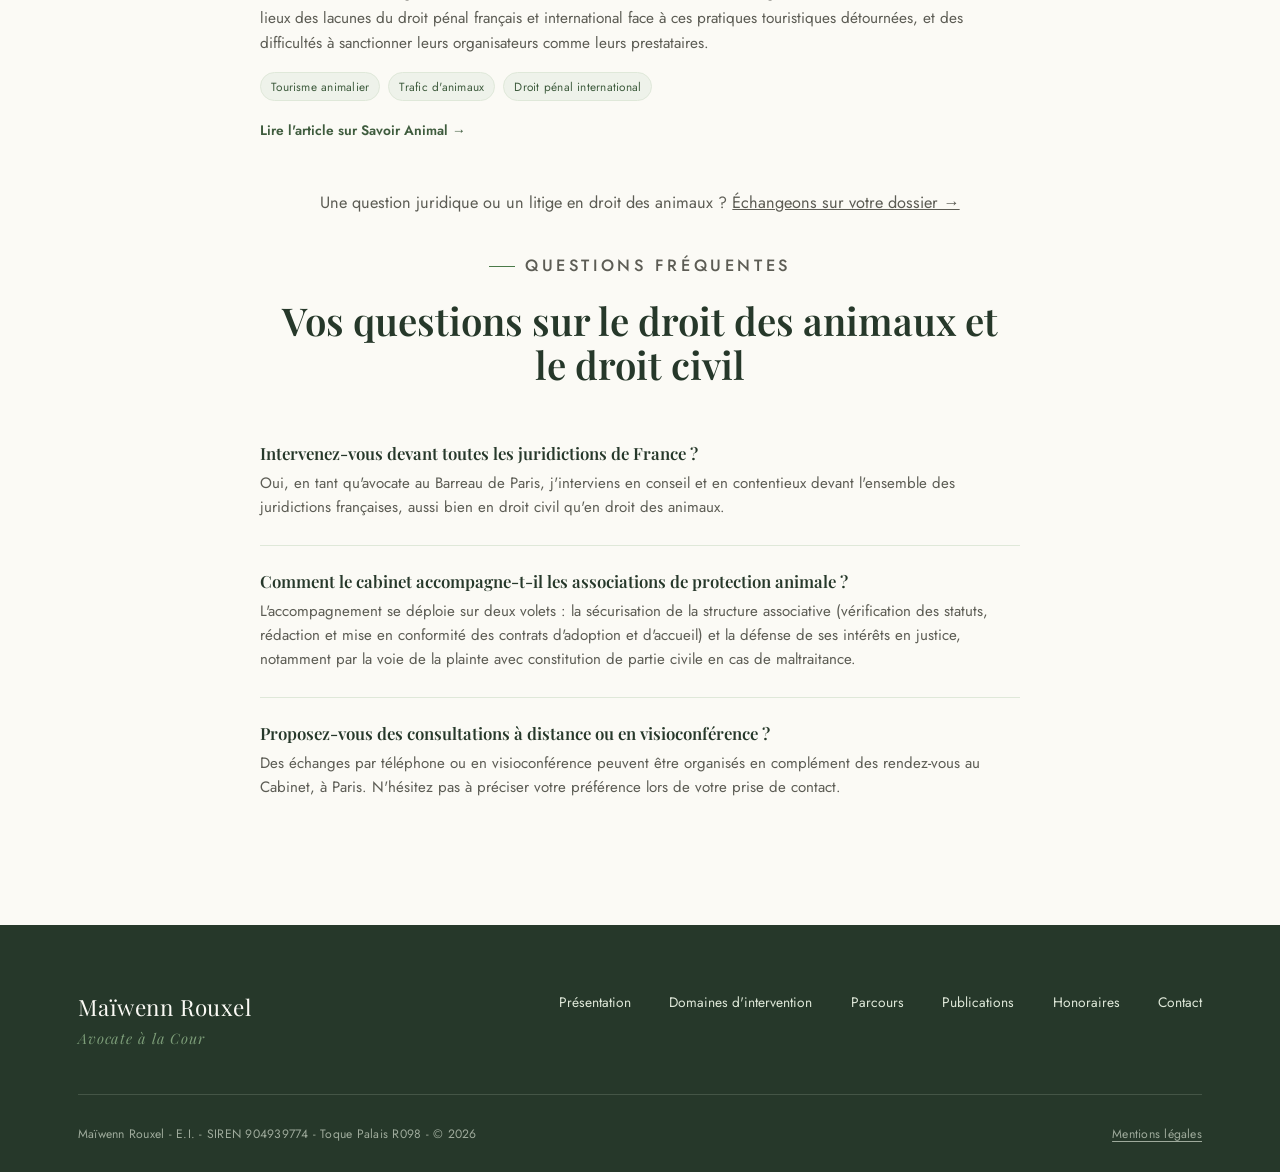
<file: articles.html>
<!DOCTYPE html>
<html lang="fr">
<head>
<meta charset="UTF-8">
<meta name="viewport" content="width=device-width, initial-scale=1.0">
<title>Publications Droit des Animaux & Droit Animalier - Maître Maïwenn Rouxel</title>
<meta name="description" content="Analyses et articles juridiques en droit des animaux et droit animalier par Me Maïwenn Rouxel : responsabilité, maltraitance, corrida et statut juridique de l'animal.">
  <meta name="robots" content="index, follow">
<link rel="canonical" href="https://www.maiwenn-rouxel-avocat.fr/articles.html">

<meta property="og:type" content="website">
<meta property="og:locale" content="fr_FR">
<meta property="og:title" content="Publications et Articles en Droit des Animaux de Maitre Maïwenn Rouxel">
<meta property="og:description" content="Découvrez les analyses et articles juridiques rédigés par Me Maïwenn Rouxel (Savoir Animal, Village de la Justice) sur le droit des animaux et la protection animale.">
<meta property="og:url" content="https://www.maiwenn-rouxel-avocat.fr/articles.html">
<meta property="og:site_name" content="Maïwenn Rouxel - Avocate">
<meta name="twitter:card" content="summary_large_image">

<link rel="icon" href="/assets/favicon.svg" type="image/svg+xml">

<link rel="preconnect" href="https://fonts.googleapis.com">
<link rel="preconnect" href="https://fonts.gstatic.com" crossorigin>
<link href="https://fonts.googleapis.com/css2?family=Playfair+Display:ital,wght@0,500;0,600;0,700;1,500;1,600&family=Jost:wght@300;400;500;600&display=swap" rel="stylesheet">

<link rel="stylesheet" href="style.css">

<script type="application/ld+json">
{
  "@context": "https://schema.org",
  "@type": "BreadcrumbList",
  "itemListElement": [
    { "@type": "ListItem", "position": 1, "name": "Accueil", "item": "https://www.maiwenn-rouxel-avocat.fr/" },
    { "@type": "ListItem", "position": 2, "name": "Publications", "item": "https://www.maiwenn-rouxel-avocat.fr/articles.html" }
  ]
}
</script>
<script type="application/ld+json">
{
  "@context": "https://schema.org",
  "@type": "CollectionPage",
  "name": "Articles Droit des Animaux",
  "url": "https://www.maiwenn-rouxel-avocat.fr/articles.html",
  "about": [
    "Droit des animaux",
    "Droit animalier",
    "Protection animale",
    "Responsabilité civile et pénale"
  ],
  "author": {
    "@type": "Person",
    "name": "Maïwenn Rouxel",
    "jobTitle": "Avocate au Barreau de Paris"
  },
  "mainEntity": {
    "@type": "ItemList",
    "itemListElement": [
      { "@type": "ListItem", "position": 1, "url": "https://savoir-animal.fr/sevices-et-mise-mort-chevreuil-bord-de-route-quelle-protection-pour-animaux-sauvages-en-liberte/", "name": "Sévices et mise à mort d'un chevreuil en bord de route : quelle protection pour les animaux sauvages en liberté ?" },
      { "@type": "ListItem", "position": 2, "url": "https://savoir-animal.fr/droit-respect-dignite-corps-animal/", "name": "Le droit au respect et à la dignité du corps animal" },
      { "@type": "ListItem", "position": 3, "url": "https://www.village-justice.com/articles/association-protection-animale-quid-rupture-des-relations-avec-les-familles,58813.html", "name": "Association de protection animale : quid de la rupture des relations avec les familles d'accueil et adoptantes ?" },
      { "@type": "ListItem", "position": 4, "url": "https://savoir-animal.fr/droit-et-alimentation-vegetale/", "name": "Droit et alimentation végétale" },
      { "@type": "ListItem", "position": 5, "url": "https://savoir-animal.fr/abattoirs-et-fourreurs-le-consommateur-est-receleur/", "name": "Abattoirs et fourreurs : le consommateur est receleur" },
      { "@type": "ListItem", "position": 6, "url": "https://savoir-animal.fr/reponses-aux-contempteurs-de-la-personnalite-juridique-des-animaux/", "name": "Réponses aux contempteurs de la personnalité juridique des animaux" },
      { "@type": "ListItem", "position": 7, "url": "https://www.village-justice.com/articles/maltraitance-animale-guide-pratique-juridique-prise-charge-pour-les,58774.html", "name": "Maltraitance animale : le guide pratique et juridique de la prise en charge pour les associations" },
      { "@type": "ListItem", "position": 8, "url": "https://www.village-justice.com/articles/les-jurisprudences-droit-animalier-droits-associes-ete-2026,58773.html", "name": "Les jurisprudences en droit animalier (et droits associés) de l'été 2026 !" },
      { "@type": "ListItem", "position": 9, "url": "https://www.village-justice.com/articles/animal-mordeur-qui-est-responsable-est-confie-par-une-association-une-famille,58744.html", "name": "Animal mordeur : qui est responsable s'il est confié par une association à une famille d'accueil ?" },
      { "@type": "ListItem", "position": 10, "url": "https://savoir-animal.fr/affaire-laetitia-r-sort-animal-utilise-criminel/", "name": "Affaire Laetitia R. : quid du sort de l'animal « utilisé » par le criminel ?" },
      { "@type": "ListItem", "position": 11, "url": "https://savoir-animal.fr/corrida-lintelligibilite-de-la-loi-a-epreuve-de-la-tradition-locale-ininterrompue/", "name": "Corrida : l'intelligibilité de la loi à l'épreuve de la « tradition locale ininterrompue »" },
      { "@type": "ListItem", "position": 12, "url": "https://savoir-animal.fr/jeremstar-la-corrida-est-elle-juridiquement-une-competition-sportive/", "name": "Jeremstar : la corrida est-elle juridiquement une compétition sportive ?" },
      { "@type": "ListItem", "position": 13, "url": "https://savoir-animal.fr/pourquoi-est-il-necessaire-de-se-preoccuper-du-bien-etre-animal/", "name": "Pourquoi est-il nécessaire de se préoccuper du bien-être animal" },
      { "@type": "ListItem", "position": 14, "url": "https://savoir-animal.fr/la-repression-du-tourisme-deviant-a-lencontre-des-animaux/", "name": "La répression du tourisme déviant à l'encontre des animaux" }
    ]
  }
}
</script>
</head>
<body>

<a class="skip-link" href="#articles-main">Aller au contenu principal</a>

<!-- ===================== HEADER / NAV ===================== -->
<header class="site-header scrolled" id="site-header">
  <div class="nav-inner">
    <a href="index.html" class="brand">
      <span class="brand-name">Maïwenn Rouxel</span>
      <span class="brand-role">Avocate à la Cour</span>
    </a>

    <div class="nav-menu" id="nav-menu">
      <nav aria-label="Navigation principale">
        <ul class="nav-links" id="nav-links">
          <li><a href="index.html#presentation">Présentation</a></li>
          <li><a href="index.html#domaines">Domaines d'intervention</a></li>
          <li><a href="index.html#parcours">Parcours</a></li>
          <li><a href="articles.html" aria-current="true">Publications</a></li>
          <li><a href="index.html#honoraires">Honoraires</a></li>
          <li><a href="index.html#contact">Contact</a></li>
        </ul>
      </nav>

      <a href="index.html#contact" class="nav-cta" id="nav-cta">Prendre rendez-vous</a>
    </div>

    <button class="nav-toggle" id="nav-toggle" aria-label="Ouvrir le menu" aria-expanded="false" aria-controls="nav-menu">
      <span></span>
    </button>
  </div>
</header>

<main id="articles-main" class="articles-main">

  <div class="container">
    <div class="section-head reveal">
      <p class="eyebrow" style="justify-content:center">Publications</p>
      <h2>Articles publiés</h2>
      <p>Avocate sensible à la cause animale, je rédige régulièrement des articles juridiques de vulgarisation pour le web-magazine <a href="https://savoir-animal.fr/droit-animalier/" target="_blank" rel="noopener">Savoir Animal</a> ainsi que pour <a href="https://www.village-justice.com" target="_blank" rel="noopener">Village de la Justice</a>, aux côtés de ma pratique du droit des animaux.</p>
    </div>

    <div class="articles-list reveal">
      <article class="article-post">
        <p class="article-date">9 novembre 2026</p>
        <h3><a href="https://savoir-animal.fr/sevices-et-mise-mort-chevreuil-bord-de-route-quelle-protection-pour-animaux-sauvages-en-liberte/" target="_blank" rel="noopener">Sévices et mise à mort d'un chevreuil en bord de route : quelle protection pour les animaux sauvages en liberté ?</a></h3>
        <p class="article-excerpt">À partir d'une vidéo largement diffusée sur les réseaux sociaux montrant la mise à mort d'un chevreuil, cet article explique pourquoi les infractions de cruauté du Code pénal et les dispositions du Code de l'environnement ne s'appliquent pas aux animaux sauvages libres non protégés, et plaide pour que le législateur étende la répression des sévices à tous ces animaux.</p>
        <div class="article-tags">
          <span class="tag">Animaux sauvages</span>
          <span class="tag">Maltraitance animale</span>
          <span class="tag">Droit pénal</span>
          <span class="tag">Code de l'environnement</span>
          <span class="tag">Actes de cruauté</span>
        </div>
        <a class="article-readmore" href="https://savoir-animal.fr/sevices-et-mise-mort-chevreuil-bord-de-route-quelle-protection-pour-animaux-sauvages-en-liberte/" target="_blank" rel="noopener">Lire l'article sur Savoir Animal →</a>
      </article>

      <article class="article-post">
        <p class="article-date">31 octobre 2026</p>
        <h3><a href="https://savoir-animal.fr/droit-respect-dignite-corps-animal/" target="_blank" rel="noopener">Le droit au respect et à la dignité du corps animal</a></h3>
        <p class="article-excerpt">Le corps humain est protégé avant comme après la mort au nom de la dignité, alors que la dépouille animale n'est envisagée que sous l'angle sanitaire, comme un sous-produit animal. Cet article analyse cet écart, évoque le plan d'action gouvernemental et plaide pour un statut juridique propre à l'animal, qui reconnaîtrait le respect dû à sa dépouille et le deuil de ses proches.</p>
        <div class="article-tags">
          <span class="tag">Deuil animalier</span>
          <span class="tag">Dépouille animale</span>
          <span class="tag">Statut juridique de l'animal</span>
          <span class="tag">Personnalité juridique</span>
          <span class="tag">Droit civil</span>
        </div>
        <a class="article-readmore" href="https://savoir-animal.fr/droit-respect-dignite-corps-animal/" target="_blank" rel="noopener">Lire l'article sur Savoir Animal →</a>
      </article>

      <article class="article-post">
        <p class="article-date">19 octobre 2026</p>
        <h3><a href="https://www.village-justice.com/articles/association-protection-animale-quid-rupture-des-relations-avec-les-familles,58813.html" target="_blank" rel="noopener">Association de protection animale : quid de la rupture des relations avec les familles d'accueil et adoptantes ?</a></h3>
        <p class="article-excerpt">Contrat d'accueil ou contrat d'adoption : tout dépend de qui reste propriétaire de l'animal. Cet article distingue les deux contrats, rappelle qu'une association peut refuser de céder un animal à une famille inadaptée, puis détaille les leviers dont elle dispose en cas de rupture : mise en demeure et résiliation pour le contrat d'accueil, annulation pour dol après une adoption définitive.</p>
        <div class="article-tags">
          <span class="tag">Droit animalier</span>
          <span class="tag">Associations</span>
          <span class="tag">Famille d'accueil</span>
          <span class="tag">Contrat d'adoption</span>
          <span class="tag">Contrat de cession</span>
          <span class="tag">Prescription acquisitive</span>
          <span class="tag">Dol</span>
        </div>
        <a class="article-readmore" href="https://www.village-justice.com/articles/association-protection-animale-quid-rupture-des-relations-avec-les-familles,58813.html" target="_blank" rel="noopener">Lire l'article sur Village de la Justice →</a>
      </article>

      <article class="article-post">
        <p class="article-date">5 octobre 2026</p>
        <h3><a href="https://savoir-animal.fr/droit-et-alimentation-vegetale/" target="_blank" rel="noopener">Droit et alimentation végétale</a></h3>
        <p class="article-excerpt">Le régime végétal s'impose progressivement dans la sphère juridique. Cet article fait le point sur la liberté de conscience des détenus véganes devant la Cour européenne des droits de l'homme, l'application inégale de l'obligation de menu végétarien dans les cantines scolaires, et l'annulation des décrets interdisant les dénominations telles que « steak » ou « saucisse » végétal(e) pour les protéines végétales.</p>
        <div class="article-tags">
          <span class="tag">Alimentation végétale</span>
          <span class="tag">Droit animalier</span>
          <span class="tag">Liberté de conscience</span>
          <span class="tag">Restauration scolaire</span>
          <span class="tag">Droit de la consommation</span>
          <span class="tag">Jurisprudence</span>
        </div>
        <a class="article-readmore" href="https://savoir-animal.fr/droit-et-alimentation-vegetale/" target="_blank" rel="noopener">Lire l'article sur Savoir Animal →</a>
      </article>

      <article class="article-post">
        <p class="article-date">2 octobre 2026</p>
        <h3><a href="https://savoir-animal.fr/abattoirs-et-fourreurs-le-consommateur-est-receleur/" target="_blank" rel="noopener">Abattoirs et fourreurs : le consommateur est receleur</a></h3>
        <p class="article-excerpt">Lorsque la violence des abattoirs est documentée, répétée et accessible au public, le consommateur peut-il encore être regardé comme un tiers étranger à l'infraction ? Cet article s'appuie sur les condamnations de l'État pour carence fautive dans ses contrôles et sur l'article 321-1 du Code pénal pour discuter, comme une fiction juridique, la qualification de recel appliquée à celui qui bénéficie en connaissance de cause du produit de sévices graves.</p>
        <div class="article-tags">
          <span class="tag">Abattoirs</span>
          <span class="tag">Maltraitance animale</span>
          <span class="tag">Droit pénal</span>
          <span class="tag">Recel</span>
          <span class="tag">Responsabilité de l'État</span>
        </div>
        <a class="article-readmore" href="https://savoir-animal.fr/abattoirs-et-fourreurs-le-consommateur-est-receleur/" target="_blank" rel="noopener">Lire l'article sur Savoir Animal →</a>
      </article>

      <article class="article-post">
        <p class="article-date">28 septembre 2026</p>
        <h3><a href="https://savoir-animal.fr/reponses-aux-contempteurs-de-la-personnalite-juridique-des-animaux/" target="_blank" rel="noopener">Réponses aux contempteurs de la personnalité juridique des animaux</a></h3>
        <p class="article-excerpt">Les animaux restent soumis au régime des biens en droit français, malgré l'article 515-14 du Code civil. Cet article répond point par point aux principaux arguments opposés à la reconnaissance de leur personnalité juridique (conscience, responsabilité, droits, « réification » de l'humain), en s'appuyant sur l'affaire du chien Curtis, la notion de sentience et plusieurs exemples de droit comparé.</p>
        <div class="article-tags">
          <span class="tag">Personnalité juridique</span>
          <span class="tag">Statut juridique de l'animal</span>
          <span class="tag">Sentience</span>
          <span class="tag">Droit civil</span>
          <span class="tag">Droit comparé</span>
        </div>
        <a class="article-readmore" href="https://savoir-animal.fr/reponses-aux-contempteurs-de-la-personnalite-juridique-des-animaux/" target="_blank" rel="noopener">Lire l'article sur Savoir Animal →</a>
      </article>

      <article class="article-post">
        <p class="article-date">15 septembre 2026</p>
        <h3><a href="https://www.village-justice.com/articles/maltraitance-animale-guide-pratique-juridique-prise-charge-pour-les,58774.html" target="_blank" rel="noopener">Maltraitance animale : le guide pratique et juridique de la prise en charge pour les associations</a></h3>
        <p class="article-excerpt">Ce guide s'adresse aux associations qui recueillent un animal victime de sévices : comment sécuriser les preuves dès la prise en charge, signaler les faits aux autorités compétentes, déposer plainte et se constituer partie civile, et sécuriser juridiquement la détention, voire la propriété, de l'animal recueilli.</p>
        <div class="article-tags">
          <span class="tag">Maltraitance animale</span>
          <span class="tag">Associations</span>
          <span class="tag">Administration de la preuve</span>
          <span class="tag">Action publique</span>
        </div>
        <a class="article-readmore" href="https://www.village-justice.com/articles/maltraitance-animale-guide-pratique-juridique-prise-charge-pour-les,58774.html" target="_blank" rel="noopener">Lire l'article sur Village de la Justice →</a>
      </article>

      <article class="article-post">
        <p class="article-date">1 septembre 2026</p>
        <h3><a href="https://www.village-justice.com/articles/les-jurisprudences-droit-animalier-droits-associes-ete-2026,58773.html" target="_blank" rel="noopener">Les jurisprudences en droit animalier (et droits associés) de l’été 2026 !</a></h3>
        <p class="article-excerpt">Deux individus condamnés à 3.000 euros d’amende et un troisième individu à 10.000 euros d’amende pour des faits de « mauvais traitement envers un animal placé sous sa garde par l’exploitant d’un établissement détenant des animaux »</p>
        <div class="article-tags">
          <span class="tag">Droit animalier</span>
          <span class="tag">Jurisprudence</span>
          <span class="tag">Maltraitance animale</span>
          <span class="tag">Sanctions pénales</span>
        </div>
        <a class="article-readmore" href="https://www.village-justice.com/articles/les-jurisprudences-droit-animalier-droits-associes-ete-2026,58773.html" target="_blank" rel="noopener">Lire l'article sur Village de la Justice →</a>
      </article>

      <article class="article-post">
        <p class="article-date">25 août 2026</p>
        <h3><a href="https://www.village-justice.com/articles/animal-mordeur-qui-est-responsable-est-confie-par-une-association-une-famille,58744.html" target="_blank" rel="noopener">Animal mordeur : qui est responsable s'il est confié par une association à une famille d'accueil ?</a></h3>
        <p class="article-excerpt">Quand un chien confié en famille d'accueil mord un tiers, qui doit en répondre : l'association propriétaire, la famille d'accueil, ou les deux ? Cet article distingue propriété, détention et garde de l'animal pour déterminer la responsabilité civile et pénale en cas de morsure, et souligne l'intérêt d'un contrat d'accueil solide pour sécuriser cette répartition.</p>
        <div class="article-tags">
          <span class="tag">Droit animalier</span>
          <span class="tag">Famille d'accueil</span>
          <span class="tag">Responsabilité civile</span>
          <span class="tag">Morsure de chien</span>
          <span class="tag">Contrat d'association</span>
        </div>
        <a class="article-readmore" href="https://www.village-justice.com/articles/animal-mordeur-qui-est-responsable-est-confie-par-une-association-une-famille,58744.html" target="_blank" rel="noopener">Lire l'article sur Village de la Justice →</a>
      </article>

      <article class="article-post">
        <p class="article-date">15 juillet 2026</p>
        <h3><a href="https://savoir-animal.fr/affaire-laetitia-r-sort-animal-utilise-criminel/" target="_blank" rel="noopener">Affaire Laetitia R. : quid du sort de l'animal « utilisé » par le criminel ?</a></h3>
        <p class="article-excerpt">Dans une affaire criminelle où un animal a été utilisé pour commettre des actes de torture et des viols, cet article interroge la place très marginale laissée à l'animal-victime par le droit pénal, et plaide pour une meilleure reconnaissance de son statut.</p>
        <div class="article-tags">
          <span class="tag">Droit pénal</span>
          <span class="tag">Maltraitance animale</span>
          <span class="tag">Statut juridique de l'animal</span>
        </div>
        <a class="article-readmore" href="https://savoir-animal.fr/affaire-laetitia-r-sort-animal-utilise-criminel/" target="_blank" rel="noopener">Lire l'article sur Savoir Animal →</a>
      </article>

      <article class="article-post">
        <p class="article-date">28 avril 2026</p>
        <h3><a href="https://savoir-animal.fr/corrida-lintelligibilite-de-la-loi-a-epreuve-de-la-tradition-locale-ininterrompue/" target="_blank" rel="noopener">Corrida : l'intelligibilité de la loi à l'épreuve de la « tradition locale ininterrompue »</a></h3>
        <p class="article-excerpt">Le Code pénal exempte les corridas de la répression des sévices envers les animaux lorsqu'une « tradition locale ininterrompue » peut être invoquée. Cet article montre, décisions de justice à l'appui, à quel point cette notion reste floue et interprétée de façon incohérente selon les communes.</p>
        <div class="article-tags">
          <span class="tag">Corrida</span>
          <span class="tag">Droit pénal</span>
          <span class="tag">Tradition locale</span>
          <span class="tag">Maltraitance animale</span>
        </div>
        <a class="article-readmore" href="https://savoir-animal.fr/corrida-lintelligibilite-de-la-loi-a-epreuve-de-la-tradition-locale-ininterrompue/" target="_blank" rel="noopener">Lire l'article sur Savoir Animal →</a>
      </article>

      <article class="article-post">
        <p class="article-date">4 avril 2026</p>
        <h3><a href="https://savoir-animal.fr/jeremstar-la-corrida-est-elle-juridiquement-une-competition-sportive/" target="_blank" rel="noopener">Jeremstar : la corrida est-elle juridiquement une compétition sportive ?</a></h3>
        <p class="article-excerpt">À l'occasion du procès du militant Jeremstar, poursuivi pour avoir perturbé une corrida, cet article examine si la tauromachie peut réellement être qualifiée juridiquement de « compétition sportive », au regard de la jurisprudence et de plusieurs textes fiscaux et réglementaires.</p>
        <div class="article-tags">
          <span class="tag">Corrida</span>
          <span class="tag">Droit du sport</span>
          <span class="tag">Jurisprudence</span>
        </div>
        <a class="article-readmore" href="https://savoir-animal.fr/jeremstar-la-corrida-est-elle-juridiquement-une-competition-sportive/" target="_blank" rel="noopener">Lire l'article sur Savoir Animal →</a>
      </article>

      <article class="article-post">
        <p class="article-date">15 janvier 2021</p>
        <h3><a href="https://savoir-animal.fr/pourquoi-est-il-necessaire-de-se-preoccuper-du-bien-etre-animal/" target="_blank" rel="noopener">Pourquoi est-il nécessaire de se préoccuper du bien-être animal</a></h3>
        <p class="article-excerpt">Face au désintérêt persistant pour la cause animale, cet article démontre, principe de précaution environnemental et études de criminologie à l'appui, que le bien-être animal n'est pas une question annexe : il est directement lié à la santé humaine et à la prévention de la violence.</p>
        <div class="article-tags">
          <span class="tag">Bien-être animal</span>
          <span class="tag">Protection animale</span>
          <span class="tag">Criminologie</span>
        </div>
        <a class="article-readmore" href="https://savoir-animal.fr/pourquoi-est-il-necessaire-de-se-preoccuper-du-bien-etre-animal/" target="_blank" rel="noopener">Lire l'article sur Savoir Animal →</a>
      </article>

      <article class="article-post">
        <p class="article-date">15 octobre 2020</p>
        <h3><a href="https://savoir-animal.fr/la-repression-du-tourisme-deviant-a-lencontre-des-animaux/" target="_blank" rel="noopener">La répression du tourisme déviant à l'encontre des animaux</a></h3>
        <p class="article-excerpt">Chasse de lions en cage, festivals de massacre culturel, trafic d'animaux sauvages : cet article dresse un état des lieux des lacunes du droit pénal français et international face à ces pratiques touristiques détournées, et des difficultés à sanctionner leurs organisateurs comme leurs prestataires.</p>
        <div class="article-tags">
          <span class="tag">Tourisme animalier</span>
          <span class="tag">Trafic d'animaux</span>
          <span class="tag">Droit pénal international</span>
        </div>
        <a class="article-readmore" href="https://savoir-animal.fr/la-repression-du-tourisme-deviant-a-lencontre-des-animaux/" target="_blank" rel="noopener">Lire l'article sur Savoir Animal →</a>
      </article>

    </div>
  </div>



  <div class="container">
    <div class="section-head reveal">
      <p>Une question juridique ou un litige en droit des animaux ? <a href="index.html#contact">Échangeons sur votre dossier →</a></p>
    </div>
  </div>

  <div class="container">
    <div class="section-head reveal">
      <p class="eyebrow" style="justify-content:center">Questions fréquentes</p>
      <h2>Vos questions sur le droit des animaux et le droit civil</h2>
    </div>

    <div class="faq-list reveal">
      <div class="faq-item">
        <h3>Intervenez-vous devant toutes les juridictions de France ?</h3>
        <p>Oui, en tant qu'avocate au Barreau de Paris, j'interviens en conseil et en contentieux devant l'ensemble des juridictions françaises, aussi bien en droit civil qu'en droit des animaux.</p>
      </div>
      <div class="faq-item">
        <h3>Comment le cabinet accompagne-t-il les associations de protection animale ?</h3>
        <p>L'accompagnement se déploie sur deux volets : la sécurisation de la structure associative (vérification des statuts, rédaction et mise en conformité des contrats d'adoption et d'accueil) et la défense de ses intérêts en justice, notamment par la voie de la plainte avec constitution de partie civile en cas de maltraitance.</p>
      </div>
      <div class="faq-item">
        <h3>Proposez-vous des consultations à distance ou en visioconférence ?</h3>
        <p>Des échanges par téléphone ou en visioconférence peuvent être organisés en complément des rendez-vous au Cabinet, à Paris. N'hésitez pas à préciser votre préférence lors de votre prise de contact.</p>
      </div>
    </div>
  </div>



</main>

<!-- ===================== FOOTER ===================== -->
<footer class="site-footer">
  <div class="container">
    <div class="footer-top">
      <div class="footer-brand">
        <span class="brand-name">Maïwenn Rouxel</span><br>
        <span class="brand-role">Avocate à la Cour</span>
      </div>
      <ul class="footer-nav">
        <li><a href="index.html#presentation">Présentation</a></li>
        <li><a href="index.html#domaines">Domaines d'intervention</a></li>
        <li><a href="index.html#parcours">Parcours</a></li>
        <li><a href="articles.html">Publications</a></li>
        <li><a href="index.html#honoraires">Honoraires</a></li>
        <li><a href="index.html#contact">Contact</a></li>
      </ul>
    </div>
    <div class="footer-legal">
      <span>Maïwenn Rouxel - E.I. - SIREN 904939774 - Toque Palais R098 - © <span id="year"></span></span>
      <span><a href="mentions-legales.html">Mentions légales</a></span>
    </div>
  </div>
</footer>

<button class="back-to-top" id="back-to-top" aria-label="Retour en haut de page">
  <svg viewBox="0 0 24 24" fill="none" stroke="currentColor" stroke-width="2.2"><path d="M12 19V5"/><path d="m5 12 7-7 7 7"/></svg>
</button>

<script src="script.js"></script>
</body>
</html>
</file>
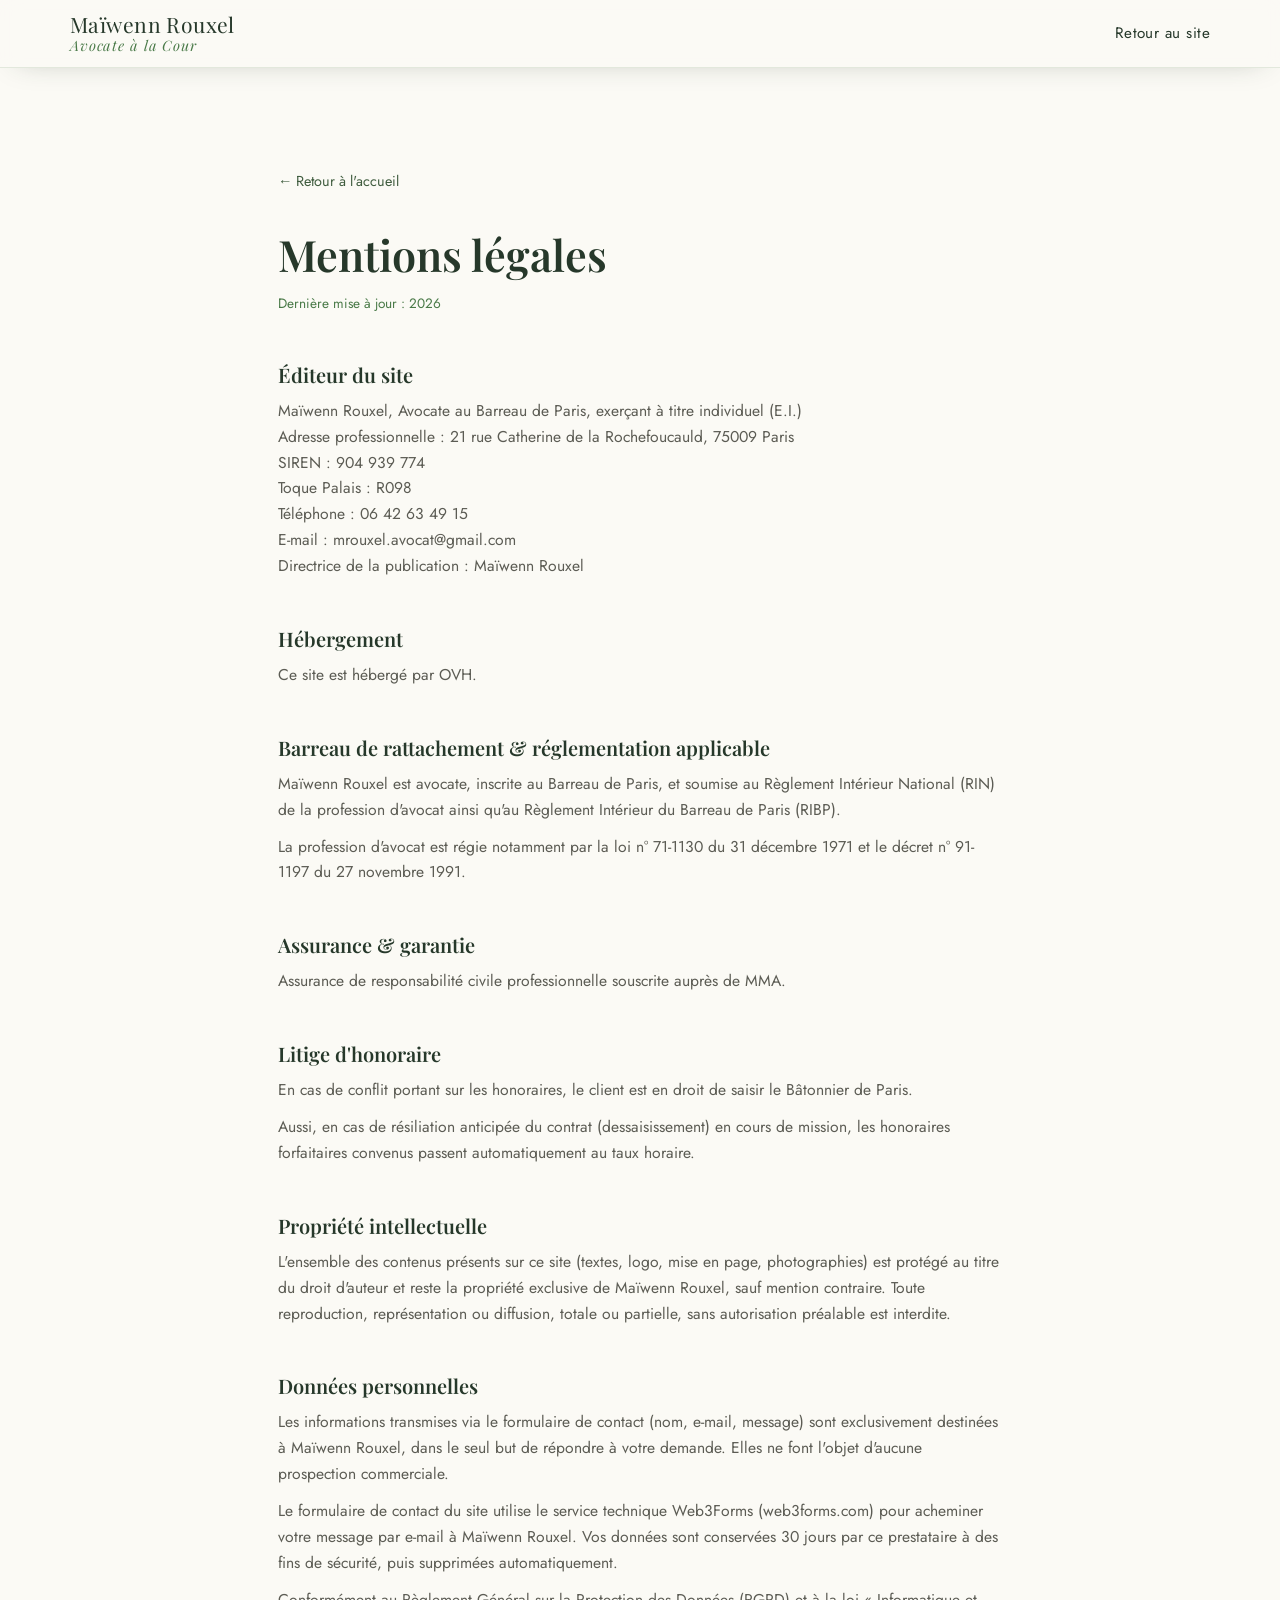
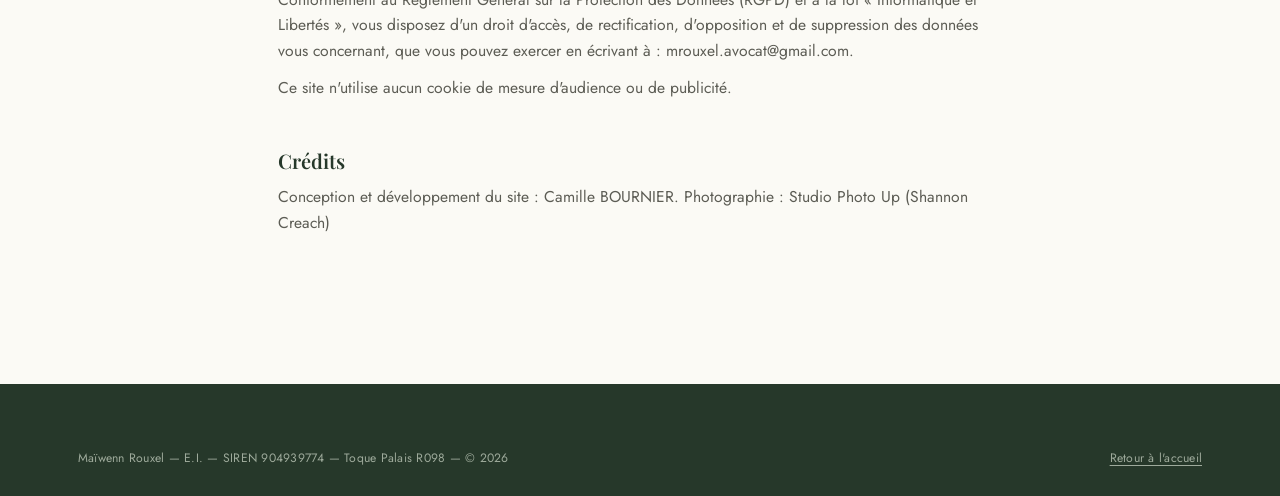
<file: mentions-legales.html>
<!DOCTYPE html>
<html lang="fr">
<head>
<meta charset="UTF-8">
<meta name="viewport" content="width=device-width, initial-scale=1.0">
<title>Mentions légales — Maïwenn Rouxel, Avocate</title>
<meta name="description" content="Mentions légales du site de Maïwenn Rouxel, avocate au Barreau de Paris : éditeur, hébergeur, propriété intellectuelle et protection des données.">
<meta name="robots" content="noindex, follow">
<link rel="canonical" href="https://www.maiwenn-rouxel-avocat.fr/mentions-legales.html">
<link rel="icon" href="/assets/favicon.svg" type="image/svg+xml">
<link rel="preconnect" href="https://fonts.googleapis.com">
<link rel="preconnect" href="https://fonts.gstatic.com" crossorigin>
<link href="https://fonts.googleapis.com/css2?family=Playfair+Display:ital,wght@0,500;0,600;0,700;1,500;1,600&family=Jost:wght@300;400;500;600&display=swap" rel="stylesheet">
<link rel="stylesheet" href="style.css">
<style>
  .legal-main{padding:168px 0 100px;}
  .legal-main h1{font-size:clamp(2rem,3.4vw,2.7rem);margin-bottom:.3em;}
  .legal-main .updated{color:var(--sauge-600);font-size:.85rem;margin-bottom:3rem;display:block;}
  .legal-block{max-width:780px;margin:0 auto 3rem;}
  .legal-block h2{font-size:1.25rem;margin-bottom:.6em;}
  .legal-block p, .legal-block li{color:var(--encre-douce);font-size:.98rem;margin-bottom:.7em;}
  .legal-block ul{padding-left:1.2em;}
  .fill-in{background:var(--sauge-100);border:1px dashed var(--sauge-400);border-radius:8px;padding:.1em .5em;color:var(--sauge-700);font-style:italic;}
  .back-link{display:inline-flex;align-items:center;gap:.5em;margin-bottom:2.5em;font-size:.9rem;color:var(--sauge-700);text-decoration:none;}
  .back-link:hover{color:var(--sauge-600);}
</style>
</head>
<body>

<header class="site-header scrolled">
  <div class="nav-inner">
    <a href="index.html" class="brand">
      <span class="brand-name">Maïwenn Rouxel</span>
      <span class="brand-role">Avocate à la Cour</span>
    </a>
    <nav aria-label="Navigation principale">
      <ul class="nav-links" style="display:flex;">
        <li><a href="index.html">Retour au site</a></li>
      </ul>
    </nav>
  </div>
</header>

<main class="legal-main">
  <div class="container legal-block">
    <a href="index.html" class="back-link">← Retour à l'accueil</a>
    <h1>Mentions légales</h1>
    <span class="updated">Dernière mise à jour : <span id="year"></span></span>
  </div>

  <div class="container legal-block">
    <h2>Éditeur du site</h2>
    <p>
      Maïwenn Rouxel, Avocate au Barreau de Paris, exerçant à titre individuel (E.I.)<br>
      Adresse professionnelle : 21 rue Catherine de la Rochefoucauld, 75009 Paris<br>
      SIREN : 904 939 774<br>
      Toque Palais : R098<br>
      Téléphone : 06 42 63 49 15<br>
      E-mail : mrouxel.avocat@gmail.com<br>
      Directrice de la publication : Maïwenn Rouxel
    </p>
  </div>

  <div class="container legal-block">
    <h2>Hébergement</h2>
    <p>
      Ce site est hébergé par OVH.
    </p>
  </div>

  <div class="container legal-block">
    <h2>Barreau de rattachement &amp; réglementation applicable</h2>
    <p>Maïwenn Rouxel est avocate, inscrite au Barreau de Paris, et soumise au Règlement Intérieur National (RIN) de la profession d'avocat ainsi qu'au Règlement Intérieur du Barreau de Paris (RIBP).</p>
    <p>La profession d'avocat est régie notamment par la loi n° 71-1130 du 31 décembre 1971 et le décret n° 91-1197 du 27 novembre 1991.</p>
  </div>

  <div class="container legal-block">
    <h2>Assurance &amp; garantie</h2>
    <p>
      Assurance de responsabilité civile professionnelle souscrite auprès de MMA.
    </p>
  </div>

  <div class="container legal-block">
    <h2>Litige d'honoraire</h2>
    <p>En cas de conflit portant sur les honoraires, le client est en droit de saisir le Bâtonnier de Paris.</p>
    <p>Aussi, en cas de résiliation anticipée du contrat (dessaisissement) en cours de mission, les honoraires forfaitaires convenus passent automatiquement au taux horaire.</p>
  </div>

  <div class="container legal-block">
    <h2>Propriété intellectuelle</h2>
    <p>L'ensemble des contenus présents sur ce site (textes, logo, mise en page, photographies) est protégé au titre du droit d'auteur et reste la propriété exclusive de Maïwenn Rouxel, sauf mention contraire. Toute reproduction, représentation ou diffusion, totale ou partielle, sans autorisation préalable est interdite.</p>
  </div>

  <div class="container legal-block" id="donnees">
    <h2>Données personnelles</h2>
    <p>Les informations transmises via le formulaire de contact (nom, e-mail, message) sont exclusivement destinées à Maïwenn Rouxel, dans le seul but de répondre à votre demande. Elles ne font l'objet d'aucune prospection commerciale.</p>
    <p>Le formulaire de contact du site utilise le service technique Web3Forms (web3forms.com) pour acheminer votre message par e-mail à Maïwenn Rouxel. Vos données sont conservées 30 jours par ce prestataire à des fins de sécurité, puis supprimées automatiquement.</p>
    <p>Conformément au Règlement Général sur la Protection des Données (RGPD) et à la loi « Informatique et Libertés », vous disposez d'un droit d'accès, de rectification, d'opposition et de suppression des données vous concernant, que vous pouvez exercer en écrivant à : mrouxel.avocat@gmail.com.</p>
    <p>Ce site n'utilise aucun cookie de mesure d'audience ou de publicité.</p>
  </div>

  <div class="container legal-block">
    <h2>Crédits</h2>
    <p>Conception et développement du site : Camille BOURNIER. Photographie : Studio Photo Up (Shannon Creach)</p>
  </div>
</main>

<footer class="site-footer">
  <div class="container footer-legal">
    <span>Maïwenn Rouxel — E.I. — SIREN 904939774 — Toque Palais R098 — © <span id="year2"></span></span>
    <span><a href="index.html">Retour à l'accueil</a></span>
  </div>
</footer>

<script>
  document.getElementById('year').textContent = new Date().getFullYear();
  document.getElementById('year2').textContent = new Date().getFullYear();
</script>
</body>
</html>
</file>
<file: style.css>
/* =========================================================
   Maïwenn ROUXEL — Avocate à la Cour
   Feuillage — palette sauge / crème, typo Playfair Display + Jost
   ========================================================= */

:root{
  /* Couleurs */
  --sauge-900:#26382a;      /* texte foncé / vert profond */
  --sauge-700:#3f5c3e;      /* vert intermédiaire */
  --sauge-600:#4a7a48;      /* vert de la marque (issu de l'entête) */
  --sauge-400:#7c9d78;      /* vert clair, liens/hover */
  --sauge-200:#dfe8d9;      /* vert très clair, bordures */
  --sauge-100:#eef2ea;      /* fond section alterné */
  --creme:#fbfaf5;          /* fond principal */
  --blanc:#ffffff;
  --or-doux:#a98f5c;        /* accent chaleureux, usage rare */
  --encre:#2b2b26;          /* texte courant */
  --encre-douce:#5c5c54;    /* texte secondaire */

  --font-display:'Playfair Display', 'Times New Roman', serif;
  --font-body:'Jost', 'Segoe UI', sans-serif;

  --container:1180px;
  --radius-lg:28px;
  --radius-md:16px;
  --radius-sm:8px;

  --ease:cubic-bezier(.4,0,.2,1);
  --shadow-soft:0 20px 60px -30px rgba(38,56,42,.35);
}

*,*::before,*::after{box-sizing:border-box;}
html{scroll-behavior:smooth;overflow-x:hidden;}
@media (prefers-reduced-motion: reduce){
  html{scroll-behavior:auto;}
  *,*::before,*::after{animation-duration:.001ms !important;animation-iteration-count:1 !important;transition-duration:.001ms !important;scroll-behavior:auto !important;}
}

body{
  margin:0;
  overflow-x:hidden;
  background:var(--creme);
  color:var(--encre);
  font-family:var(--font-body);
  font-size:16px;
  line-height:1.65;
  -webkit-font-smoothing:antialiased;
}

img{max-width:100%;display:block;}
a{color:inherit;}
h1,h2,h3{
  font-family:var(--font-display);
  color:var(--sauge-900);
  margin:0 0 .5em;
  line-height:1.15;
  font-weight:600;
}
p{margin:0 0 1em;}
.container{
  width:100%;
  max-width:var(--container);
  margin:0 auto;
  padding:0 28px;
}

/* Focus visible accessibility */
a:focus-visible, button:focus-visible, input:focus-visible, textarea:focus-visible{
  outline:2.5px solid var(--sauge-600);
  outline-offset:3px;
  border-radius:4px;
}

/* ---------- Eyebrow / labels ---------- */
.eyebrow{
  display:inline-flex;
  align-items:center;
  gap:.6em;
  font-family:var(--font-body);
  font-size:.78rem;
  letter-spacing:.22em;
  text-transform:uppercase;
  color:var(--sauge-600);
  font-weight:500;
  margin-bottom:1.1em;
}
.eyebrow::before{
  content:"";
  width:26px;height:1px;
  background:var(--sauge-600);
  display:inline-block;
}

/* ---------- Sprig divider (signature motif) ---------- */
.sprig{
  display:flex;
  align-items:center;
  justify-content:center;
  gap:18px;
  margin:0 auto;
  width:100%;
  max-width:520px;
}
.sprig .line{
  flex:1;
  height:1px;
  background:linear-gradient(90deg, transparent, var(--sauge-400), var(--sauge-200));
}
.sprig .line.right{background:linear-gradient(90deg, var(--sauge-400), var(--sauge-200), transparent);}
.sprig svg{width:44px;height:20px;flex-shrink:0;}
.sprig path, .sprig polyline{
  stroke:var(--sauge-600);
  stroke-width:1.4;
  fill:none;
  stroke-linecap:round;
  stroke-linejoin:round;
}

/* ---------- Skip link ---------- */
.skip-link{
  position:absolute;
  left:-9999px;
  top:0;
  background:var(--sauge-900);
  color:#fff;
  padding:.8em 1.4em;
  z-index:1000;
  border-radius:0 0 8px 0;
}
.skip-link:focus{left:0;}

/* ---------- Header / Nav ---------- */
.site-header{
  position:fixed;
  top:0;left:0;right:0;
  z-index:500;
  background:rgba(251,250,245,.86);
  backdrop-filter:blur(10px) saturate(1.1);
  -webkit-backdrop-filter:blur(10px) saturate(1.1);
  border-bottom:1px solid rgba(74,122,72,.14);
  transition:box-shadow .3s var(--ease);
}
.site-header.scrolled{box-shadow:0 8px 30px -18px rgba(38,56,42,.35);}
.nav-inner{
  display:flex;
  align-items:center;
  justify-content:space-between;
  padding:14px 20px;
  max-width:var(--container);
  margin:0 auto;
}
.brand{
  display:flex;
  flex-direction:column;
  line-height:1;
  text-decoration:none;
  color:var(--sauge-900);
}
.brand-name{
  font-family:var(--font-display);
  font-size:1.32rem;
  letter-spacing:.02em;
}
.brand-role{
  font-family:var(--font-display);
  font-style:italic;
  font-size:0.9rem;
  letter-spacing:.06em;
  color:var(--sauge-600);
  margin-top:3px;
}
.nav-menu{
  display:contents;
}
.nav-links{
  display:flex;
  gap:2.1rem;
  list-style:none;
  margin:0;padding:0;
}
.nav-links a{
  text-decoration:none;
  font-size:0.95rem;
  letter-spacing:.03em;
  color:var(--sauge-900);
  position:relative;
  padding:6px 0;
  transition:color .25s var(--ease);
}
.nav-links a::after{
  content:"";
  position:absolute;
  left:0;bottom:0;
  width:0;height:1.5px;
  background:var(--sauge-600);
  transition:width .3s var(--ease);
}
.nav-links a:hover,
.nav-links a[aria-current="true"]{color:var(--sauge-600);}
.nav-links a:hover::after,
.nav-links a[aria-current="true"]::after{width:100%;}

.nav-cta{
  display:inline-flex;
  align-items:center;
  gap:.5em;
  padding:.62em 1.3em;
  background:var(--sauge-600);
  color:#fff !important;
  text-decoration:none;
  border-radius:100px;
  font-size:1.1rem;
  letter-spacing:.02em;
  transition:background .25s var(--ease), transform .25s var(--ease);
  white-space:nowrap;
}
.nav-cta:hover{background:var(--sauge-900);transform:translateY(-1px);}

.nav-toggle{
  display:none;
  background:none;border:none;cursor:pointer;
  width:38px;height:38px;
  position:relative;
}
.nav-toggle span, .nav-toggle span::before, .nav-toggle span::after{
  content:"";
  position:absolute;left:8px;right:8px;
  height:2px;background:var(--sauge-900);
  transition:transform .3s var(--ease), opacity .3s var(--ease), top .3s var(--ease);
}
.nav-toggle span{top:18px;}
.nav-toggle span::before{top:-8px;}
.nav-toggle span::after{top:8px;}
.nav-toggle[aria-expanded="true"] span{background:transparent;}
.nav-toggle[aria-expanded="true"] span::before{transform:rotate(45deg);top:0;}
.nav-toggle[aria-expanded="true"] span::after{transform:rotate(-45deg);top:0;}

/* ---------- Hero ---------- */
.hero{
  position:relative;
  padding:168px 0 36px;
  overflow:hidden;
}
.hero-bg-leaf{
  position:absolute;
  right:-120px;top:-80px;
  width:640px;height:640px;
  opacity:.5;
  pointer-events:none;
  z-index:0;
}
.hero-grid{
  position:relative;
  z-index:1;
  display:grid;
  grid-template-columns:1.1fr .9fr;
  gap:36px;
  align-items:center;
}
.hero-title{
  font-size:clamp(2.5rem, 4.6vw, 3.9rem);
  margin-bottom:.28em;
}
.hero-title .last{display:block;}
.hero-tagline{
  font-family:var(--font-display);
  font-style:italic;
  color:var(--sauge-600);
  font-size:clamp(1.05rem,1.6vw,1.32rem);
  margin-bottom:1.1em;
}
.hero-lede{
  max-width:44ch;
  color:var(--encre-douce);
  font-size:1.04rem;
  margin-bottom:1.9em;
}
.hero-actions{
  display:flex;
  flex-wrap:wrap;
  gap:14px;
  margin-bottom:2.4em;
}
.btn{
  display:inline-flex;
  align-items:center;
  gap:.6em;
  padding:.95em 1.7em;
  border-radius:100px;
  text-decoration:none;
  font-size:.92rem;
  letter-spacing:.02em;
  transition:all .28s var(--ease);
  border:1.5px solid transparent;
  cursor:pointer;
  font-family:var(--font-body);
}
.btn svg{width:16px;height:16px;flex-shrink:0;}
.btn-primary{background:var(--sauge-600);color:#fff;box-shadow:0 14px 30px -14px rgba(74,122,72,.6);}
.btn-primary:hover{background:var(--sauge-900);transform:translateY(-2px);}
.btn-ghost{background:transparent;border-color:var(--sauge-600);color:var(--sauge-900);}
.btn-ghost:hover{background:var(--sauge-100);}

.hero-meta{
  display:flex;
  flex-wrap:wrap;
  gap:10px 28px;
  font-size:1rem;
  color:var(--sauge-700);
  letter-spacing:.03em;
}
.hero-meta span{display:flex;align-items:center;gap:.5em;}
.hero-meta svg{width:14px;height:14px;color:var(--sauge-600);}

.hero-portrait{
  position:relative;
  justify-self:center;
}
.portrait-frame{
  position:relative;
  width:min(340px, 100%);
}
.portrait-frame img{
  width:100%;
   height:80%;
  aspect-ratio:3/4;
  object-fit:cover;
  border-radius:170px 170px 20px 20px;
  box-shadow:var(--shadow-soft);
  position:relative;
  z-index:2;
  border:1px solid var(--blanc);
}
.portrait-vine{
  position:absolute;
  inset:-26px;
  z-index:1;
  overflow:visible;
}
.portrait-vine path{
  fill:none;
  stroke:var(--sauge-400);
  stroke-width:1.6;
  stroke-linecap:round;
  stroke-dasharray:900;
  stroke-dashoffset:900;
  animation:draw 2.4s var(--ease) .3s forwards;
}
@keyframes draw{to{stroke-dashoffset:0;}}
@media (prefers-reduced-motion: reduce){
  .portrait-vine path{animation:none;stroke-dashoffset:0;}
}
.portrait-caption{
  text-align:center;
  margin-top:1.4em;
  font-family:var(--font-display);
  font-style:italic;
  color:var(--sauge-700);
  font-size:.92rem;
}

/* ---------- Section shells ---------- */
section{
  padding:104px 0;
  position:relative;
}
.section-alt{background:var(--sauge-100);}
.section-head{
  text-align:center;
  max-width:750px;
  margin:0 auto 1.5rem;
}
.section-head h2{font-size:clamp(1.9rem,3vw,2.5rem);}
.section-head p{color:var(--encre-douce);font-size:1.02rem;margin-top:.7em;}
.divider-wrap{
  padding:0 0 0;
  display:flex;justify-content:center;
  position:relative;
}
.divider-wrap.divider-to-alt::before,
.divider-wrap.divider-from-alt::before{
  content:"";
  position:absolute;
  inset:0;
  z-index:-1;
}
.divider-wrap.divider-to-alt::before{
  background:linear-gradient(to bottom, var(--creme) 50%, var(--sauge-100) 50%);
}
.divider-wrap.divider-from-alt::before{
  background:linear-gradient(to bottom, var(--sauge-100) 50%, var(--creme) 50%);
}

/* reveal on scroll */
.reveal{
  opacity:0;
  transform:translateY(28px);
  transition:opacity .8s var(--ease), transform .8s var(--ease);
}
.reveal.is-visible{opacity:1;transform:translateY(0);}
@media (prefers-reduced-motion: reduce){
  .reveal{opacity:1;transform:none;}
}

/* ---------- Présentation ---------- */
.presentation{
  display:grid;
  grid-template-columns:.9fr 1.1fr;
  gap:64px;
  align-items:flex-start;
}
.presentation-quote{
  position:sticky;
  top:120px;
  padding:2.4em 2em;
  background:var(--blanc);
  border:1px solid var(--sauge-200);
  border-radius:var(--radius-lg);
  box-shadow:var(--shadow-soft);
}
.presentation-quote svg{width:34px;height:34px;color:var(--sauge-400);margin-bottom:.6em;}
.presentation-quote blockquote{
  font-family:var(--font-display);
  font-style:italic;
  font-size:1.18rem;
  color:var(--sauge-900);
  margin:0;
  line-height:1.5;
}
.presentation-quote cite{
  display:block;
  margin-top:1.1em;
  font-style:normal;
  font-size:.8rem;
  letter-spacing:.05em;
  text-transform:uppercase;
  color:var(--sauge-600);
}
.presentation-text p{font-size:1.03rem;color:var(--encre);}
.presentation-text p:first-of-type::first-letter{
  font-family:var(--font-display);
  font-size:3.4em;
  float:left;
  line-height:.8;
  padding:.08em .12em 0 0;
  color:var(--sauge-600);
}
.presentation-list{
  margin:1em 0 1.4em;
  padding-left:1.3em;
}
.presentation-list li{
  font-size:1.03rem;
  color:var(--encre);
  margin-bottom:.6em;
  line-height:1.65;
}
.presentation-list li::marker{color:var(--sauge-600);font-weight:600;}

/* ---------- Liens "Voir plus / Voir moins" (mobile uniquement) ---------- */
.voir-plus-toggle, .voir-moins-toggle{
  display:none;
  background:none;
  border:none;
  padding:0;
  margin-top:1em;
  font-family:var(--font-body);
  font-size:.9rem;
  font-weight:600;
  color:var(--sauge-700);
  cursor:pointer;
}
.voir-plus-toggle:hover, .voir-moins-toggle:hover{color:var(--sauge-600);}
.voir-moins-toggle{margin-top:1.2em;}
.collapsible-content{display:block;}

.tag-row{
  display:flex;
  flex-wrap:wrap;
  gap:10px;
  margin-top:1.6em;
}
.tag{
  font-size:.78rem;
  padding:.5em 1em;
  border:1px solid var(--sauge-200);
  border-radius:100px;
  color:var(--sauge-700);
  background:var(--sauge-100);
  letter-spacing:.02em;
}

/* ---------- Domaines d'intervention ---------- */
.domaines-tabs{
  display:flex;
  justify-content:center;
  gap:10px;
  flex-wrap:wrap;
  margin:2.4em 0 2.2em;
}
.domaines-tab{
  padding:.7em 1.5em;
  border:1px solid var(--sauge-200);
  border-radius:999px;
  background:var(--blanc);
  color:var(--sauge-700);
  font-family:var(--font-body);
  font-size:.92rem;
  font-weight:600;
  cursor:pointer;
  transition:background .2s var(--ease), color .2s var(--ease), border-color .2s var(--ease);
}
.domaines-tab:hover{border-color:var(--sauge-400);}
.domaines-tab.is-active{
  background:var(--sauge-600);
  border-color:var(--sauge-600);
  color:var(--blanc);
}

.domaines-panel[hidden]{display:none;}

.domaines-grid{
  display:grid;
  grid-template-columns:repeat(auto-fit, minmax(220px,1fr));
  gap:14px;
}
.domaine-card{
  background:var(--blanc);
  border:1px solid var(--sauge-200);
  border-radius:var(--radius-md);
  padding:1.3em 1.4em;
}
.domaine-card h3{
  font-family:var(--font-body);
  font-weight:600;
  font-size:1rem;
  color:var(--sauge-900);
  margin:0 0 .6em;
}
.domaine-card p{
  font-size:.88rem;
  color:var(--encre-douce);
  line-height:1.6;
  margin:0;
}
.domaine-card ul{
  margin:0;
  padding-left:1.15em;
  color:var(--encre-douce);
}
.domaine-card li{
  font-size:.88rem;
  line-height:1.6;
  margin-bottom:.5em;
}
.domaine-card li:last-child{margin-bottom:0;}

/* ---------- Parcours / diplômes (timeline) ---------- */
.timeline-collapse-wrap{display:flex;flex-direction:column;}
.timeline-collapse{max-height:none;overflow:visible;}
.timeline{
  max-width:760px;
  margin:0 auto;
  position:relative;
}
.timeline::before{
  content:"";
  position:absolute;
  left:19px;top:6px;bottom:6px;
  width:1px;
  background:linear-gradient(var(--sauge-400), var(--sauge-200));
}
.timeline-item{
  position:relative;
  padding-left:64px;
  margin-bottom:2.6em;
}
.timeline-item:last-child{margin-bottom:0;}
.timeline-dot{
  position:absolute;
  left:0;top:2px;
  width:40px;height:40px;
  border-radius:50%;
  background:var(--blanc);
  border:1.5px solid var(--sauge-400);
  display:flex;align-items:center;justify-content:center;
  font-family:var(--font-display);
  font-size:.82rem;
  color:var(--sauge-700);
}
.timeline-item.in-progress .timeline-dot{
  background:var(--sauge-600);
  border-color:var(--sauge-600);
  color:#fff;
}
.timeline-item h3{
  font-size:1.08rem;
  margin-bottom:.2em;
}
.timeline-item .meta{
  font-size:.8rem;
  color:var(--sauge-600);
  letter-spacing:.03em;
  text-transform:uppercase;
  margin-bottom:.5em;
  display:block;
}
.timeline-item p{color:var(--encre-douce);font-size:.94rem;margin:0;}
.badge-progress{
  display:inline-block;
  margin-left:.6em;
  font-size:.68rem;
  padding:.25em .7em;
  background:var(--sauge-600);
  color:#fff;
  border-radius:100px;
  letter-spacing:.04em;
  text-transform:uppercase;
  vertical-align:middle;
}

.engagement-card{
  max-width:760px;
  margin:3.4em auto 0;
  background:var(--blanc);
  border:1px solid var(--sauge-200);
  border-radius:var(--radius-lg);
  padding:2.2em 2.4em;
  display:flex;
  gap:1.6em;
  align-items:flex-start;
}
.engagement-card svg{width:30px;height:30px;color:var(--sauge-600);flex-shrink:0;margin-top:.2em;}
.engagement-card h3{font-size:1.1rem;margin-bottom:.4em;}
.engagement-card p{color:var(--encre-douce);font-size:.94rem;margin-bottom:.6em;}
.engagement-card a{
  color:var(--sauge-700);
  font-weight:500;
  text-decoration:underline;
  text-decoration-color:var(--sauge-200);
  text-underline-offset:3px;
}
.engagement-card a:hover{color:var(--sauge-600);}

/* ---------- Honoraires ---------- */
.honoraires-wrap{
  display:grid;
  grid-template-columns:.85fr 1.15fr;
  gap:48px;
  align-items:center;
  max-width:980px;
  margin:0 auto;
}
.rate-card{
  background:var(--sauge-900);
  color:var(--creme);
  border-radius:var(--radius-lg);
  padding:2.6em 2.2em;
  text-align:center;
  position:relative;
  overflow:hidden;
}
.rate-card::before{
  content:"";
  position:absolute;inset:0;
  background:radial-gradient(circle at 30% 0%, rgba(124,157,120,.35), transparent 60%);
}
.rate-card .rate-label{
  position:relative;
  font-size:.76rem;
  letter-spacing:.18em;
  text-transform:uppercase;
  color:var(--sauge-200);
  margin-bottom:.8em;
  display:block;
}
.rate-card .rate-amount{
  position:relative;
  font-family:var(--font-display);
  font-size:3.4rem;
  line-height:1;
  margin-bottom:.2em;
}
.rate-card .rate-amount sup{font-size:.4em;font-family:var(--font-body);}
.rate-card .rate-unit{position:relative;font-size:.86rem;color:var(--sauge-200);}
.rate-card .rate-note{
  position:relative;
  margin-top:1.6em;
  padding-top:1.4em;
  border-top:1px solid rgba(255,255,255,.18);
  font-size:1.1rem;
  color:var(--sauge-200);
  line-height:1.6;
}
.honoraires-text ul{
  margin:0;padding:0;
  list-style:none;
}
.honoraires-text li{
  display:flex;
  gap:.8em;
  align-items:flex-start;
  margin-bottom:1em;
  font-size:1.1rem;
  color:var(--encre-douce);
}
.honoraires-text li svg{width:16px;height:16px;color:var(--sauge-600);flex-shrink:0;margin-top:.3em;}
.honoraires-foot{
  margin-top:1.6em;
  font-size:1.1rem;
  color:var(--sauge-700);
  font-style:italic;
  border-left:2px solid var(--sauge-400);
  padding-left:1em;
}

/* ---------- Contact ---------- */
.contact-grid{
  display:grid;
  grid-template-columns:1fr 1fr;
  gap:56px;
}
.contact-list{list-style:none;margin:0 0 2em;padding:0;}
.contact-list li{
  display:flex;
  gap:1em;
  align-items:flex-start;
  padding:1.1em 0;
  border-bottom:1px solid var(--sauge-200);
}
.contact-list li:first-child{padding-top:0;}
.contact-list .ic{
  width:38px;height:38px;
  border-radius:50%;
  background:var(--sauge-100);
  display:flex;align-items:center;justify-content:center;
  flex-shrink:0;
}
.contact-list svg{width:17px;height:17px;color:var(--sauge-600);}
.contact-list .label{
  font-size:.74rem;
  text-transform:uppercase;
  letter-spacing:.08em;
  color:var(--sauge-600);
  margin-bottom:.2em;
}
.contact-list a, .contact-list span.value{
  font-size:1rem;
  color:var(--sauge-900);
  text-decoration:none;
}
.contact-list a:hover{color:var(--sauge-600);text-decoration:underline;}

.map-embed{
  border-radius:var(--radius-md);
  overflow:hidden;
  border:1px solid var(--sauge-200);
  height:220px;
}
.map-embed iframe{width:100%;height:100%;border:0;display:block;}

.contact-card{
  background:var(--blanc);
  border:1px solid var(--sauge-200);
  border-radius:var(--radius-lg);
  padding:2.4em;
  box-shadow:var(--shadow-soft);
}
.contact-card h3{font-size:1.25rem;}
.contact-card p.lede{color:var(--encre-douce);font-size:1.1rem;margin-bottom:1.6em;}
.form-row{margin-bottom:1.2em;}
.form-row label{
  display:block;
  font-size:.78rem;
  letter-spacing:.04em;
  text-transform:uppercase;
  color:var(--sauge-700);
  margin-bottom:.5em;
}
.form-row input, .form-row textarea{
  width:100%;
  padding:.85em 1em;
  border:1.5px solid var(--sauge-200);
  border-radius:var(--radius-sm);
  font-family:var(--font-body);
  font-size:.95rem;
  background:var(--creme);
  color:var(--encre);
  transition:border-color .25s var(--ease);
  resize:vertical;
}
.form-row input:focus, .form-row textarea:focus{
  border-color:var(--sauge-600);
  outline:none;
}
.form-note{
  font-size:.76rem;
  color:var(--encre-douce);
  margin-top:1em;
}
.form-note a{color:var(--sauge-700);text-decoration:underline;}
.form-feedback{
  font-size:.88rem;
  margin-top:.9em;
  min-height:1.2em;
}
.form-feedback.is-success{color:var(--sauge-700);font-weight:500;}
.form-feedback.is-error{color:#b3423a;font-weight:500;}
#contact-form button[disabled]{opacity:.7;cursor:not-allowed;}

/* ---------- Footer ---------- */
.site-footer{
  background:var(--sauge-900);
  color:var(--sauge-200);
  padding:64px 0 28px;
}
.footer-top{
  display:flex;
  justify-content:space-between;
  align-items:flex-start;
  flex-wrap:wrap;
  gap:2.4em;
  padding-bottom:2.6em;
  border-bottom:1px solid rgba(223,232,217,.16);
  margin-bottom:1.8em;
}
.footer-brand .brand-name{color:var(--creme);font-size:1.4rem;}
.footer-brand .brand-role{color:var(--sauge-400);}
.footer-nav{
  display:flex;
  gap:2.4em;
  flex-wrap:wrap;
  list-style:none;
  margin:0;padding:0;
}
.footer-nav a{
  color:var(--sauge-200);
  text-decoration:none;
  font-size:.86rem;
}
.footer-nav a:hover{color:var(--creme);text-decoration:underline;}
.footer-legal{
  display:flex;
  justify-content:space-between;
  flex-wrap:wrap;
  gap:1em;
  font-size:.76rem;
  color:rgba(223,232,217,.65);
  letter-spacing:.02em;
}
.footer-legal a{color:inherit;text-decoration:underline;text-underline-offset:3px;}
.footer-legal a:hover{color:var(--creme);}

.back-to-top{
  position:fixed;
  right:24px;bottom:24px;
  width:46px;height:46px;
  border-radius:50%;
  background:var(--sauge-600);
  color:#fff;
  border:none;
  display:flex;align-items:center;justify-content:center;
  cursor:pointer;
  opacity:0;
  visibility:hidden;
  transform:translateY(10px);
  transition:all .3s var(--ease);
  z-index:400;
  box-shadow:0 10px 26px -10px rgba(38,56,42,.5);
}
.back-to-top.visible{opacity:1;visibility:visible;transform:translateY(0);}
.back-to-top:hover{background:var(--sauge-900);}
.back-to-top svg{width:18px;height:18px;}

/* ---------- Responsive ---------- */
@media (max-width:980px){
  .hero-grid{grid-template-columns:1fr;text-align:center;}
  .hero-lede{margin-inline:auto;}
  .hero-actions,.hero-meta{justify-content:center;}
  .hero-portrait{order:-1;margin-bottom:1rem;}

  /* Même largeur qu'avant, hauteur divisée par deux (3/4 -> 3/2) */
  .portrait-frame img{
     aspect-ratio: 1 / 1.5;
        height: 300px;
  }

  .presentation{grid-template-columns:1fr;}
  .presentation-quote{position:static;}
  .honoraires-wrap{grid-template-columns:1fr;}
  .contact-grid{grid-template-columns:1fr;}
}
@media (max-width:800px){
  .nav-menu{display:none;}
  .nav-toggle{display:block;}
  .nav-menu.open{
    display:flex;
    flex-direction:column;
    align-items:flex-start;
    position:absolute;
    top:100%;left:0;right:0;
    background:var(--creme);
    padding:1.4em 28px 2em;
    gap:1.4em;
    border-bottom:1px solid var(--sauge-200);
    box-shadow:0 20px 30px -20px rgba(38,56,42,.3);
    max-height:calc(100vh - 100%);
    overflow-y:auto;
  }
  .nav-menu.open nav{width:100%;}
  .nav-menu.open .nav-links{
    flex-direction:column;
    gap:1.1em;
    width:100%;
  }
  .nav-menu.open .nav-cta{
    display:inline-flex;
  }
  section{padding:30px 0;}
  .hero{padding-top:100px;}

  /* Présentation : texte tronqué avec "Voir plus / Voir moins" */
  #presentation-block .collapsible-content{display:none;}
  #presentation-block .voir-plus-toggle{display:inline-flex;}
  #presentation-block.is-expanded .collapsible-content{display:block;}
  #presentation-block.is-expanded .voir-plus-toggle{display:none;}

  /* Parcours : timeline tronquée avec effet de fondu + "Voir plus / Voir moins" */
  .timeline-collapse{
    position:relative;
    max-height:150px;
    overflow:hidden;
    filter:blur(0);
    transition:max-height .4s ease;
  }
  .timeline-collapse::after{
    content:'';
    position:absolute;
    left:0;right:0;bottom:0;
    height:90px;
    background:linear-gradient(to bottom, transparent, var(--creme) 85%);
    pointer-events:none;
  }
  .timeline-collapse .voir-moins-toggle{display:inline-flex;}
  #timeline-collapse-wrap .voir-plus-toggle{display:inline-flex;}
  #timeline-collapse-wrap.is-expanded .timeline-collapse{max-height:2000px;}
  #timeline-collapse-wrap.is-expanded .timeline-collapse::after{display:none;}
  #timeline-collapse-wrap.is-expanded .voir-plus-toggle{display:none;}

  /* Contact : formulaire affiché avant les coordonnées */
  .contact-grid > .contact-card{order:1;}
  .contact-grid > div:not(.contact-card){order:2;}
}
@media (max-width:520px){
  .footer-top{flex-direction:column;}
  .rate-card .rate-amount{font-size:2.7rem;}
}
@media (max-width:480px){
  .container{padding:0 20px;}
  .nav-inner{padding:14px 20px;}
  .nav-menu.open{padding-left:20px;padding-right:20px;}

  /* Grille des domaines : mise en page compacte sur mobile pour limiter le scroll */
  .domaines-tabs{gap:8px;}
  .domaines-tab{padding:.6em 1.1em;font-size:1.02rem;}
  .domaines-grid{grid-template-columns:1fr;gap:10px;}
  .domaine-card{padding:1.1em 1.2em;}
  .domaine-card h3{font-size:.92rem;}
  .domaine-card p, .domaine-card li{font-size:1.02rem;}

  /* Cartes moins larges en interne pour laisser respirer le texte */
  .contact-card{padding:1.8em 1.5em;}
  .rate-card{padding:2em 1.5em;}
  .engagement-card{padding:1.7em 1.5em;}

  /* Carte d'engagement : icône au-dessus du texte plutôt qu'à côté */
  .engagement-card{
    flex-direction:column;
    gap:.9em;
    max-width:100%;
  }
  .engagement-card svg{margin-top:0;}
  .engagement-card > div{min-width:0;}
  .engagement-card h3, .engagement-card p{overflow-wrap:break-word;}

  /* Timeline resserrée */
  .timeline-item{padding-left:52px;margin-bottom:2.1em;}
  .timeline-dot{width:34px;height:34px;font-size:.72rem;left:0;top:1px;}
  .timeline::before{left:16px;}
}

/* ==========================================================
   PAGE ARTICLES PUBLIÉS (articles.html)
   ========================================================== */
.articles-main{padding:168px 0 100px;}

.articles-list{
  max-width:760px;
  margin:3em auto 0;
  display:flex;
  flex-direction:column;
}
.article-post{
  padding:2.2em 0;
  border-bottom:1px solid var(--sauge-200);
}
.article-post:last-child{border-bottom:none;}
.article-date{
  font-size:.78rem;
  color:var(--sauge-600);
  text-transform:uppercase;
  letter-spacing:.06em;
  margin:0 0 .6em;
}
.article-post h3{margin:0 0 .6em;font-size:1.3rem;}
.article-post h3 a{color:var(--sauge-900);text-decoration:none;}
.article-post h3 a:hover{color:var(--sauge-600);}
.article-excerpt{
  color:var(--encre-douce);
  font-size:.96rem;
  line-height:1.65;
  margin:0 0 1em;
}
.article-readmore{
  font-size:.86rem;
  font-weight:600;
  color:var(--sauge-700);
  text-decoration:none;
}
.article-readmore:hover{color:var(--sauge-600);text-decoration:underline;}

.article-tags{
  display:flex;
  flex-wrap:wrap;
  gap:8px;
  margin:0 0 1em;
}
.article-tags .tag{
  font-size:.74rem;
  padding:.35em .85em;
}

/* ---------- FAQ (page Articles) ---------- */
.faq-list{
  max-width:760px;
  margin:2em auto 0;
  display:flex;
  flex-direction:column;
}
.faq-item{
  padding:1.6em 0;
  border-bottom:1px solid var(--sauge-200);
}
.faq-item:last-child{border-bottom:none;}
.faq-item h3{
  font-size:1.05rem;
  color:var(--sauge-900);
  margin:0 0 .5em;
}
.faq-item p{
  font-size:.94rem;
  color:var(--encre-douce);
  line-height:1.6;
  margin:0;
}

@media (max-width:800px){
  .articles-main{padding:130px 0 70px;}
  .article-post h3{font-size:1.12rem;}
  .faq-item h3{font-size:.98rem;}
}
</file>
